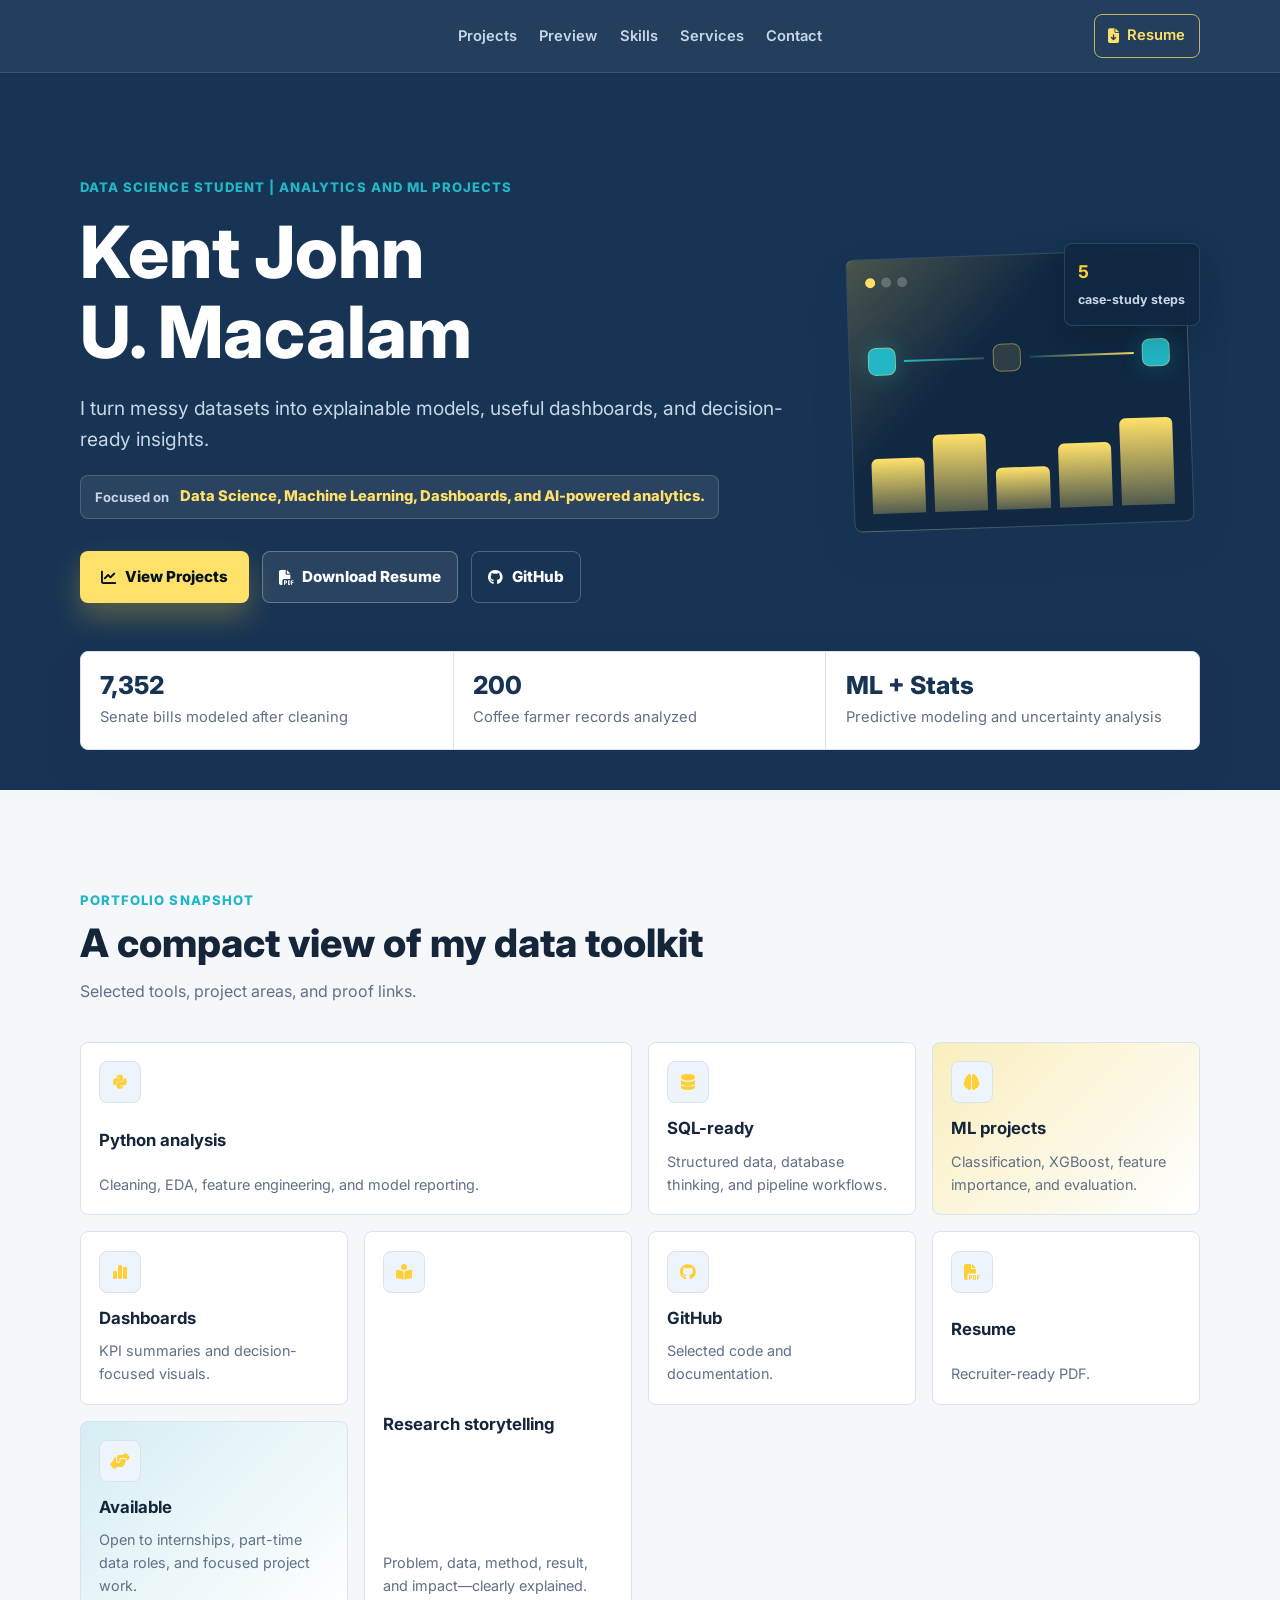
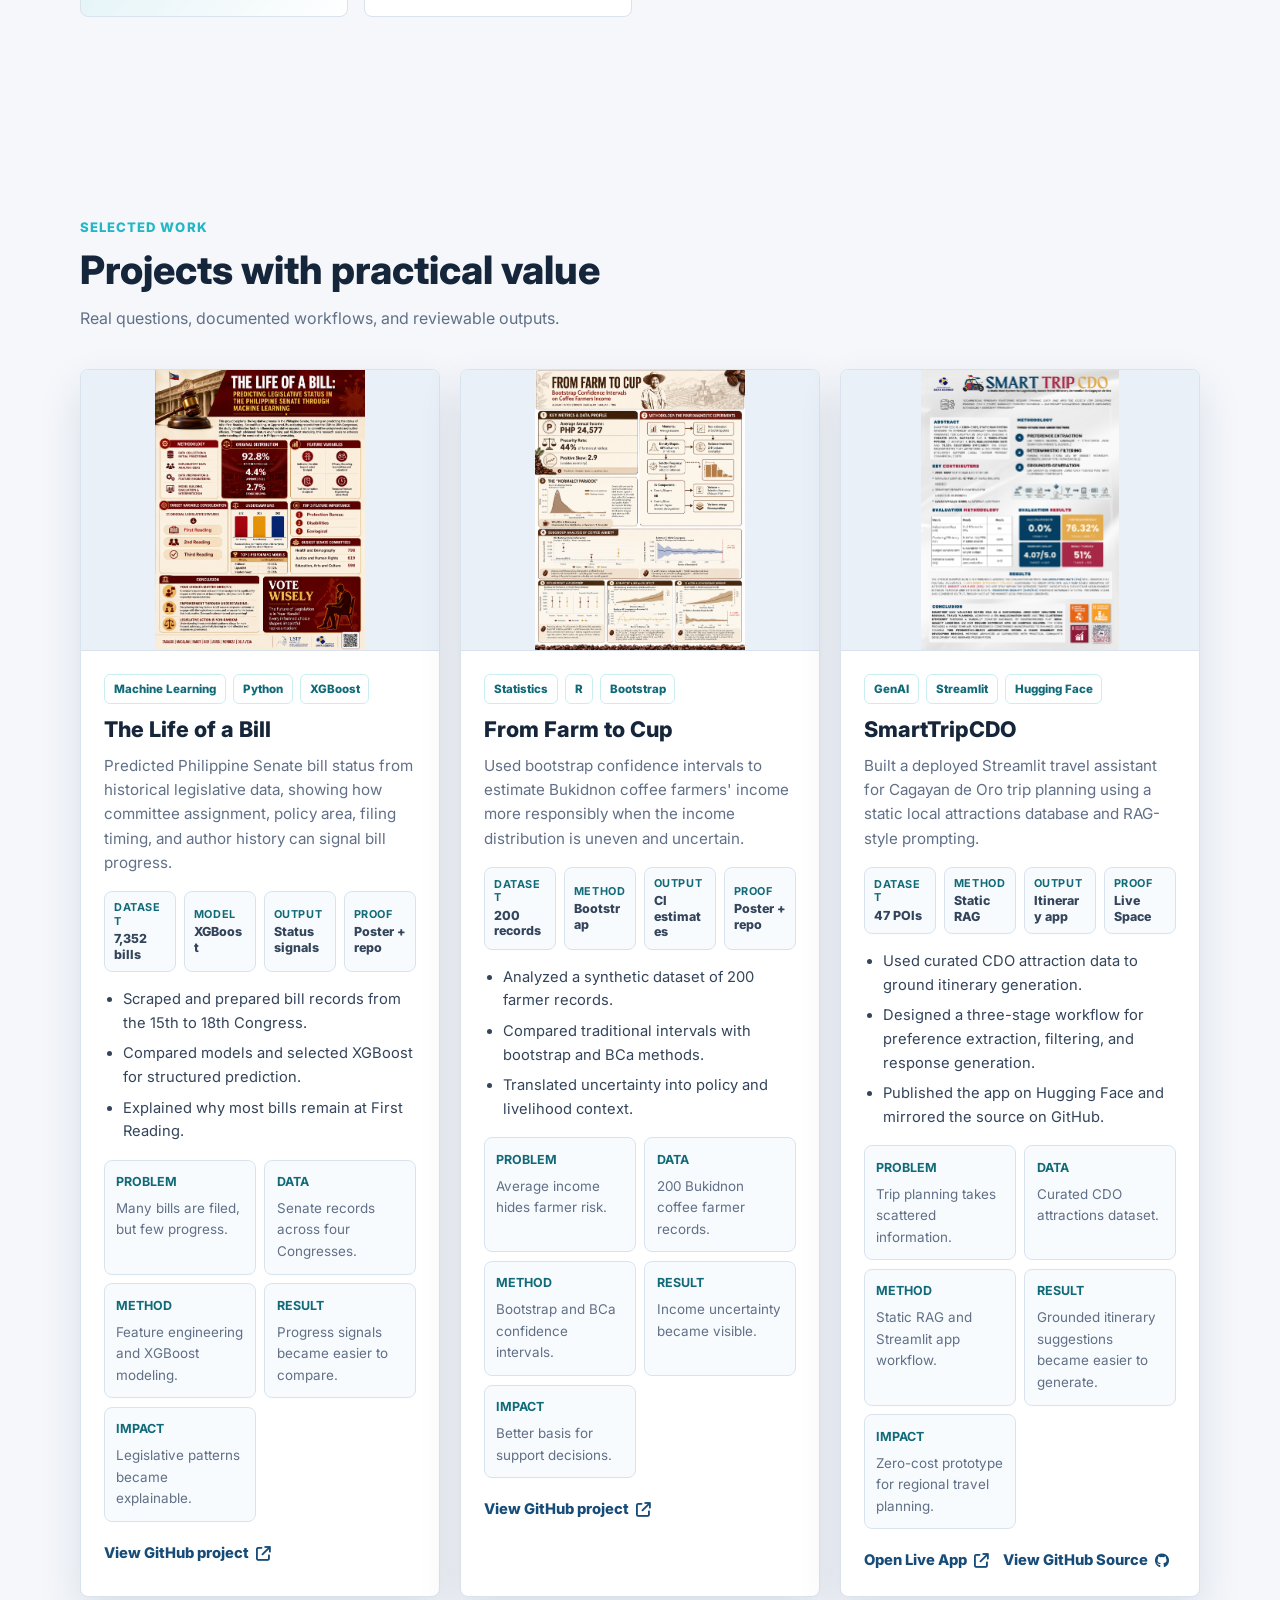
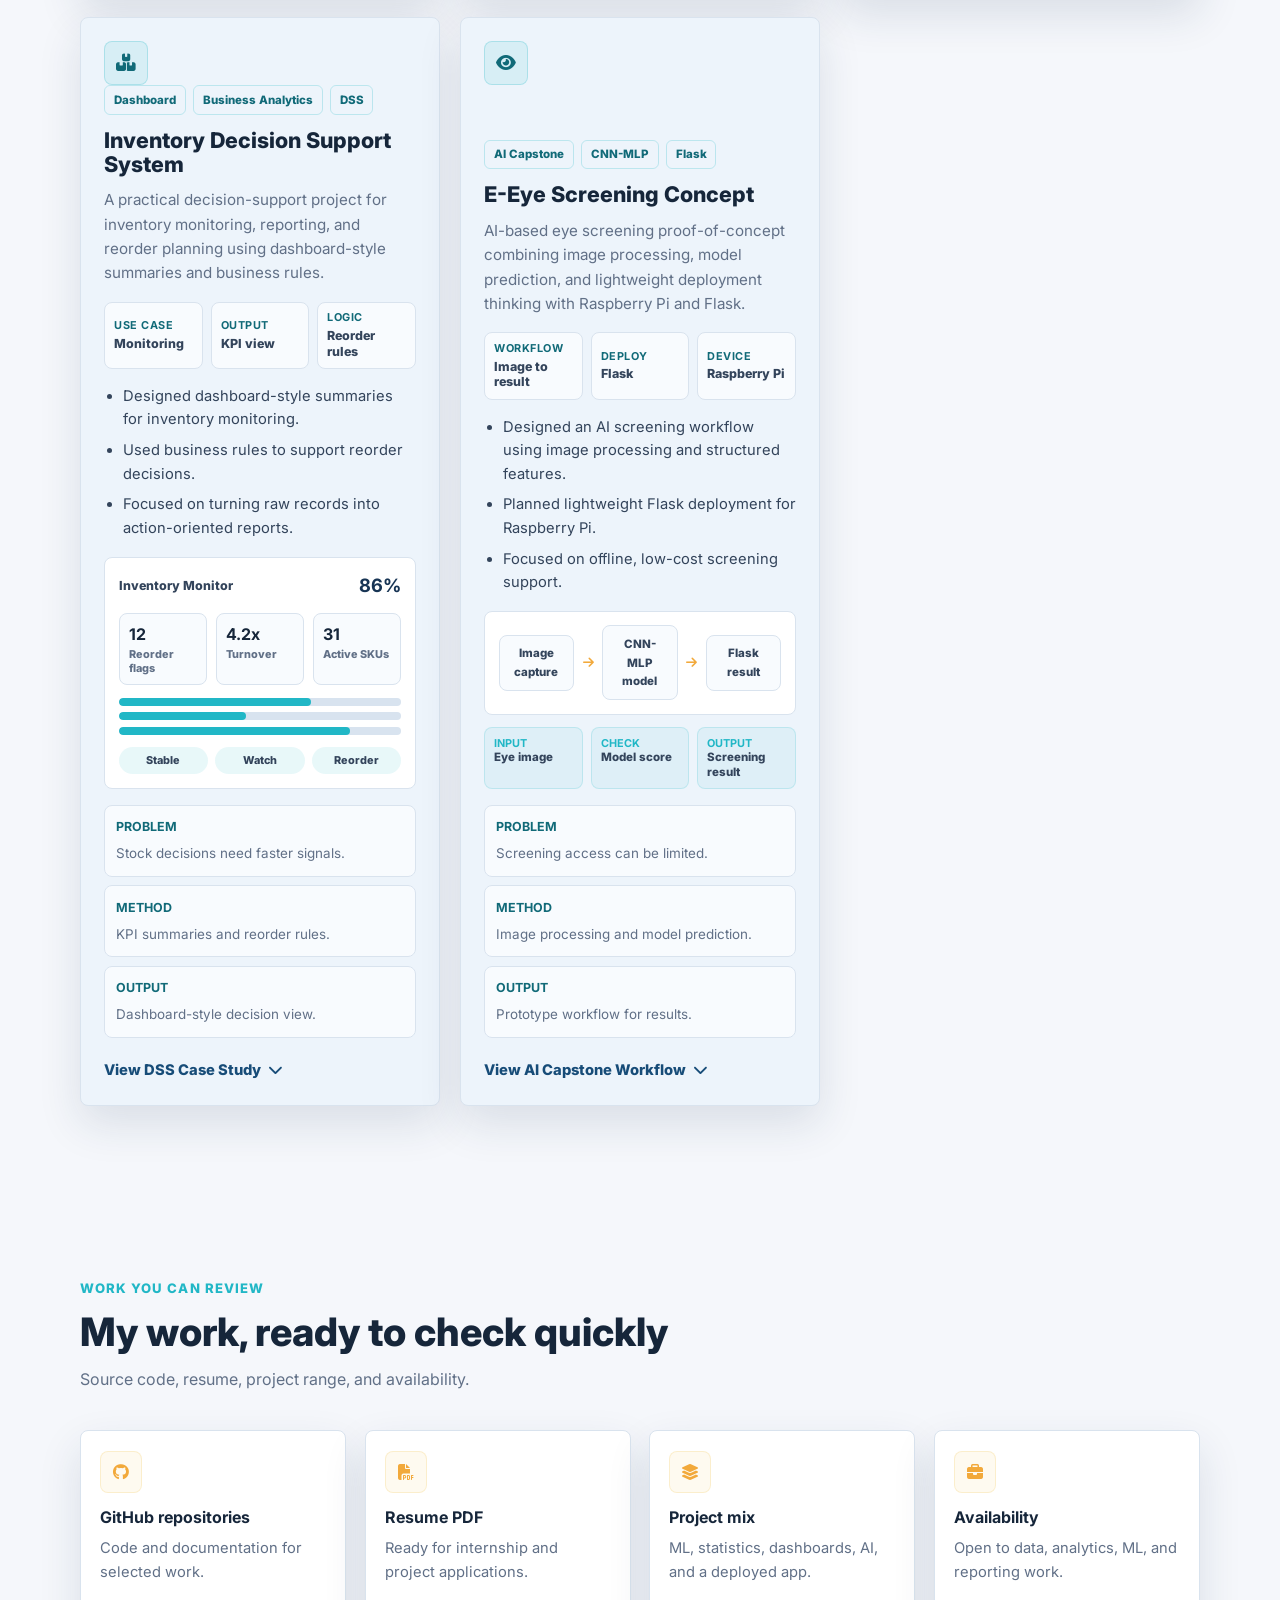
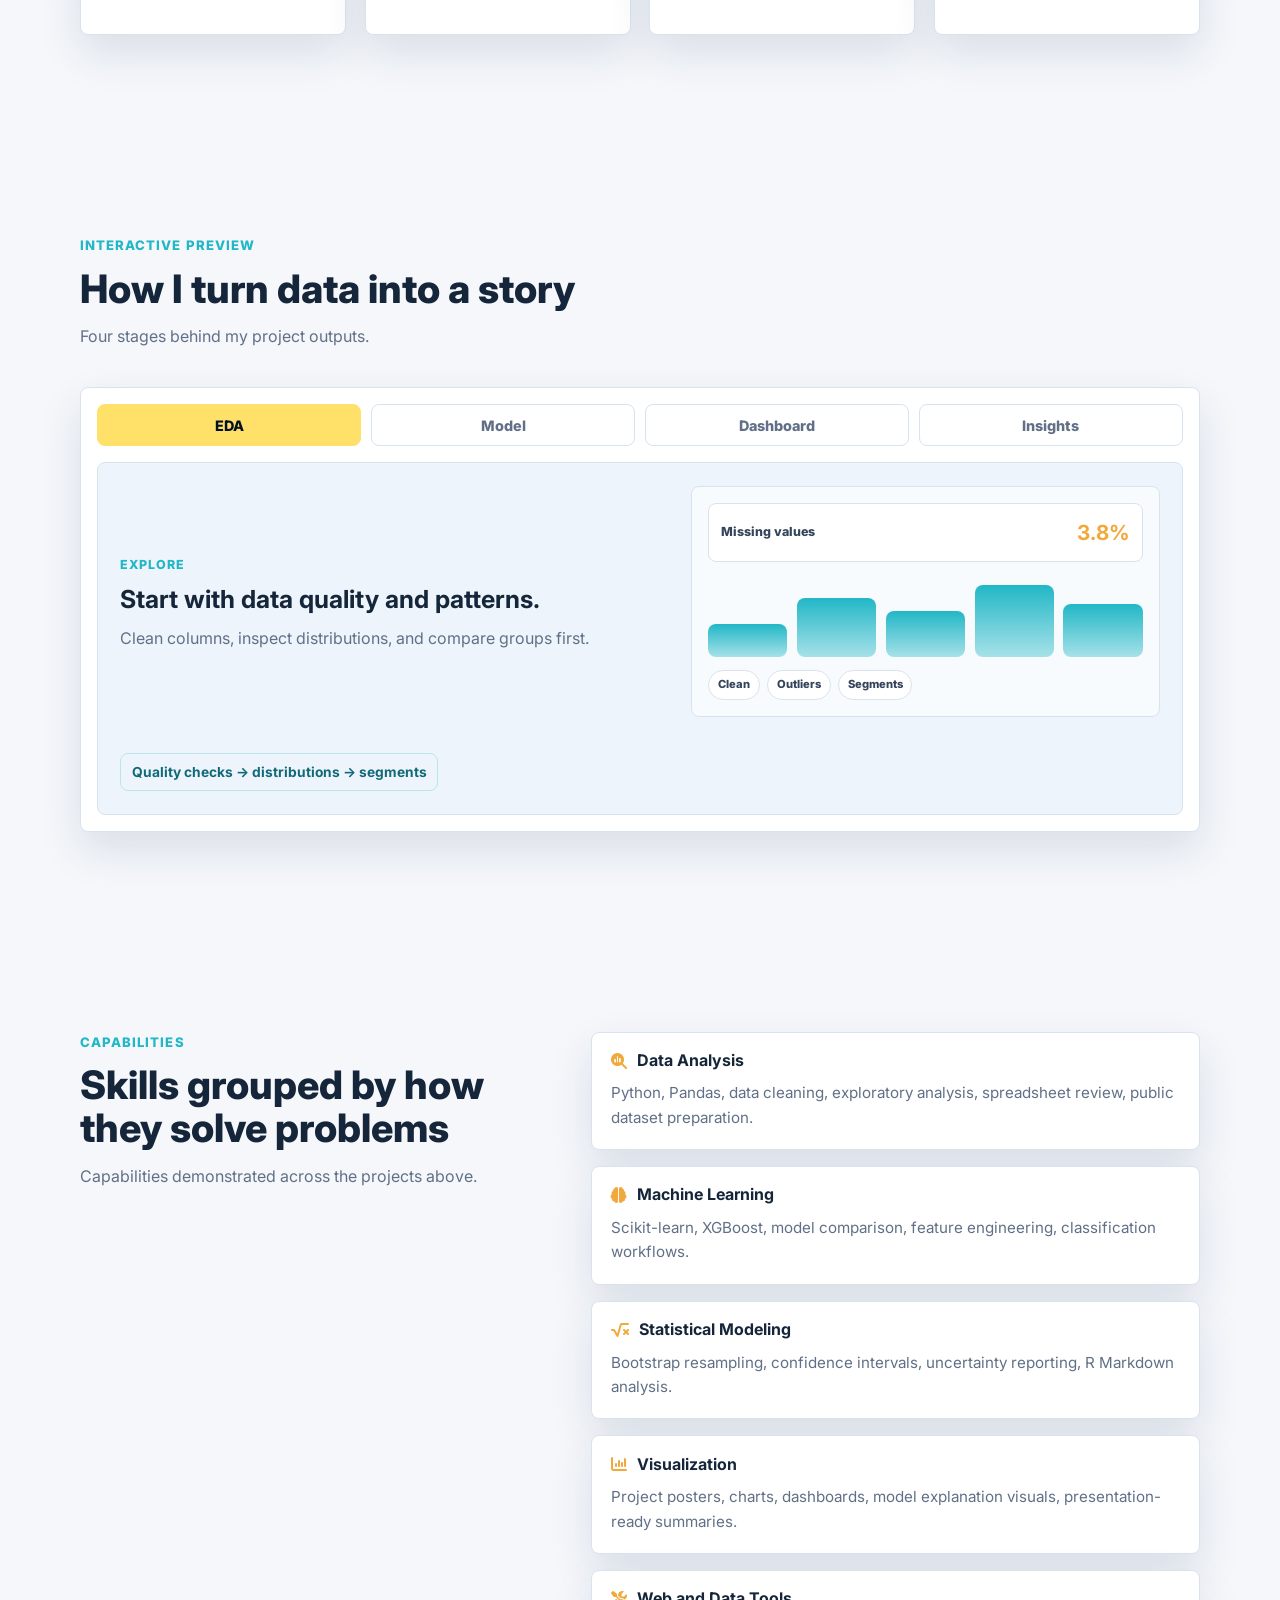
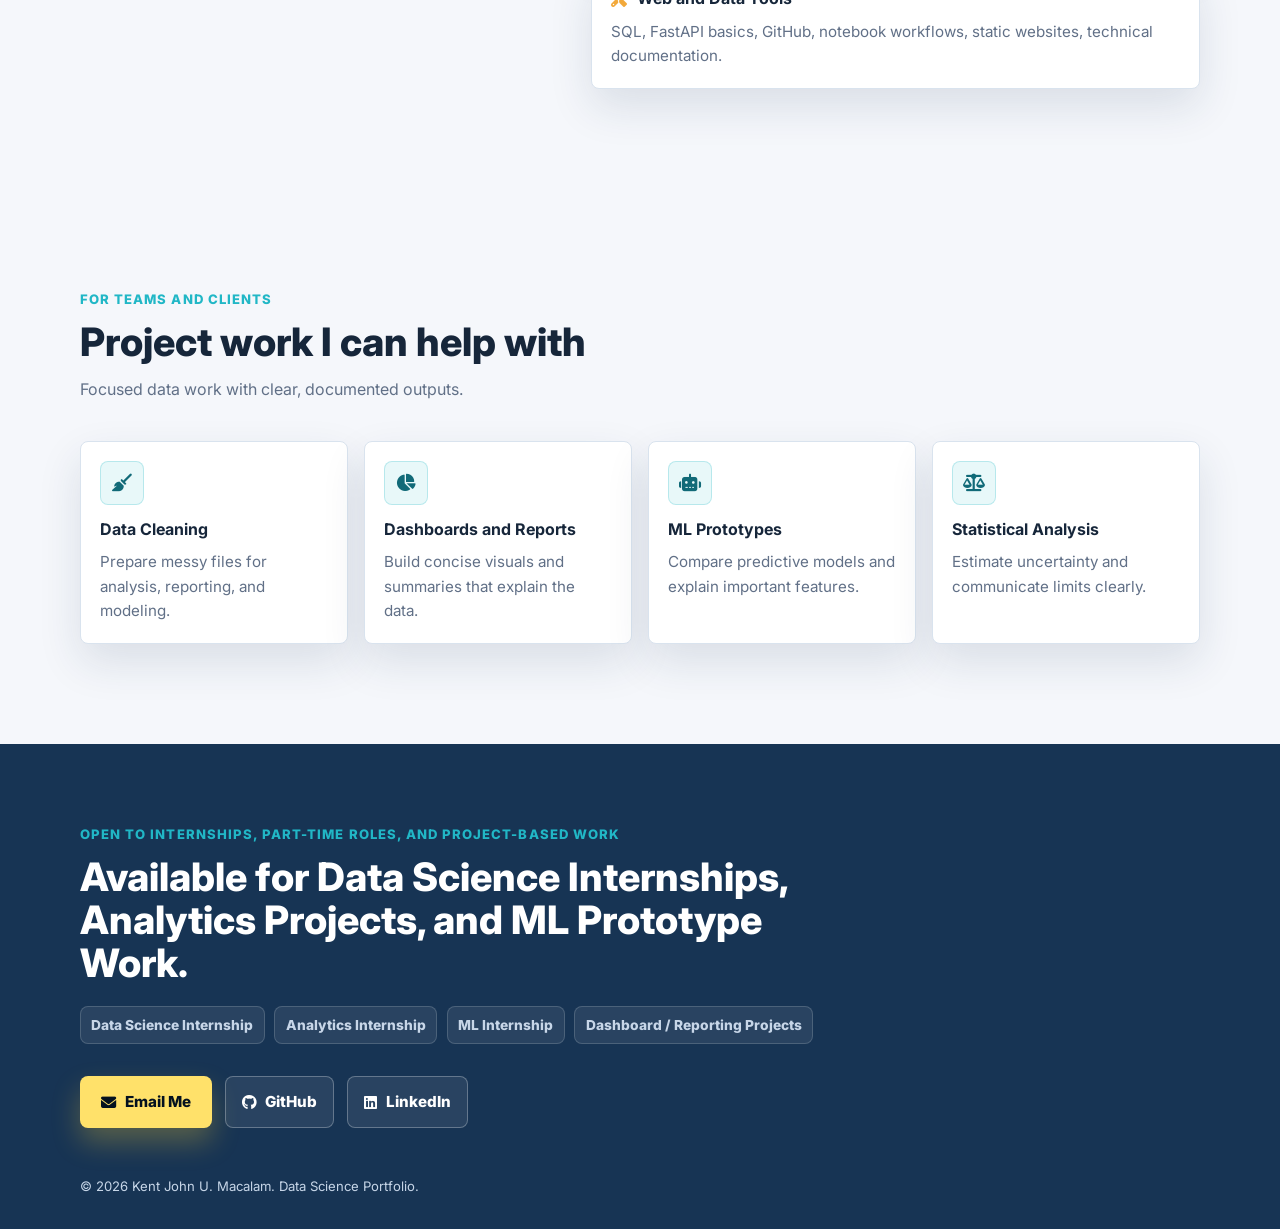
<file: index.html>
<!DOCTYPE html>
<html lang="en">
<head>
    <meta charset="UTF-8">
    <meta name="viewport" content="width=device-width, initial-scale=1.0">
    <title>Kent John U. Macalam | Data Science Portfolio</title>
    <meta name="description" content="Kent John U. Macalam's data science portfolio featuring machine learning, analytics, dashboards, statistics, and AI projects.">
    <link rel="canonical" href="https://kent-macalam-portfolio.onrender.com/">
    <link rel="icon" type="image/svg+xml" href="assets/favicon.svg">

    <meta property="og:title" content="Kent John U. Macalam | Data Science Portfolio">
    <meta property="og:description" content="Machine learning, analytics, dashboard, statistics, and AI projects with clear evidence and case studies.">
    <meta property="og:type" content="website">
    <meta property="og:url" content="https://kent-macalam-portfolio.onrender.com/">
    <meta property="og:image" content="https://kent-macalam-portfolio.onrender.com/assets/projects/legislative-ml-pubmat.png">
    <meta name="twitter:card" content="summary_large_image">
    <meta name="twitter:title" content="Kent John U. Macalam | Data Science Portfolio">
    <meta name="twitter:description" content="Machine learning, analytics, dashboard, statistics, and AI projects with clear evidence and case studies.">
    <meta name="twitter:image" content="https://kent-macalam-portfolio.onrender.com/assets/projects/legislative-ml-pubmat.png">

    <link rel="preconnect" href="https://fonts.googleapis.com">
    <link rel="preconnect" href="https://fonts.gstatic.com" crossorigin>
    <link href="https://fonts.googleapis.com/css2?family=Inter:wght@400;500;600;700;800&display=swap" rel="stylesheet">
    <link rel="stylesheet" href="https://cdnjs.cloudflare.com/ajax/libs/font-awesome/6.4.0/css/all.min.css">
    <link rel="stylesheet" href="style.css">
</head>
<body>
    <header class="site-header">
        <nav class="nav-shell" aria-label="Primary navigation">
            <ul class="nav-links">
                <li><a href="#projects">Projects</a></li>
                <li class="nav-optional"><a href="#preview">Preview</a></li>
                <li class="nav-optional"><a href="#skills">Skills</a></li>
                <li class="nav-optional"><a href="#services">Services</a></li>
                <li><a href="#contact">Contact</a></li>
            </ul>
            <a class="nav-action" href="assets/documents/Kent_John_Macalam_RESUME.pdf" download="Kent_John_Macalam_RESUME.pdf">
                <i class="fa-solid fa-file-arrow-down" aria-hidden="true"></i>
                Resume
            </a>
        </nav>
    </header>

    <main>
        <section id="hero" class="hero-section">
            <div class="hero-layout">
                <div class="hero-content">
                    <p class="eyebrow">Data Science Student | Analytics and ML Projects</p>
                    <h1>Kent John U. Macalam</h1>
                    <p class="hero-copy">
                        I turn messy datasets into explainable models, useful dashboards, and decision-ready insights.
                    </p>
                    <div class="keyword-rail" aria-label="Portfolio focus areas">
                        <span class="keyword-label">Focused on</span>
                        <span class="keyword-text">Data Science, Machine Learning, Dashboards, and AI-powered analytics.</span>
                    </div>
                    <div class="hero-actions" aria-label="Primary actions">
                        <a class="button primary" href="#projects">
                            <i class="fa-solid fa-chart-line" aria-hidden="true"></i>
                            View Projects
                        </a>
                        <a class="button secondary" href="assets/documents/Kent_John_Macalam_RESUME.pdf" download="Kent_John_Macalam_RESUME.pdf">
                            <i class="fa-solid fa-file-pdf" aria-hidden="true"></i>
                            Download Resume
                        </a>
                        <a class="button ghost" href="https://github.com/Kent0625" target="_blank" rel="noopener">
                            <i class="fa-brands fa-github" aria-hidden="true"></i>
                            GitHub
                        </a>
                    </div>
                </div>

                <div class="hero-visual" aria-label="Data workflow visual">
                    <div class="signal-panel">
                        <div class="signal-header">
                            <span></span>
                            <span></span>
                            <span></span>
                        </div>
                        <div class="signal-grid">
                            <span class="signal-node active"></span>
                            <span class="signal-line"></span>
                            <span class="signal-node"></span>
                            <span class="signal-line long"></span>
                            <span class="signal-node active"></span>
                        </div>
                        <div class="mini-bars" aria-hidden="true">
                            <span style="--height: 58%"></span>
                            <span style="--height: 82%"></span>
                            <span style="--height: 44%"></span>
                            <span style="--height: 68%"></span>
                            <span style="--height: 92%"></span>
                        </div>
                    </div>
                    <div class="metric-chip primary-chip">
                        <strong>5</strong>
                        <span>case-study steps</span>
                    </div>
                </div>
            </div>

            <div class="proof-strip" aria-label="Portfolio highlights">
                <div>
                    <span>7,352</span>
                    <p>Senate bills modeled after cleaning</p>
                </div>
                <div>
                    <span>200</span>
                    <p>Coffee farmer records analyzed</p>
                </div>
                <div>
                    <span>ML + Stats</span>
                    <p>Predictive modeling and uncertainty analysis</p>
                </div>
            </div>
        </section>

        <section class="section-block bento-section" aria-labelledby="snapshot-title">
            <div class="section-heading">
                <p class="eyebrow">Portfolio snapshot</p>
                <h2 id="snapshot-title">A compact view of my data toolkit</h2>
                <p>
                    Selected tools, project areas, and proof links.
                </p>
            </div>

            <div class="bento-grid">
                <article class="bento-card large">
                    <i class="fa-brands fa-python" aria-hidden="true"></i>
                    <h3>Python analysis</h3>
                    <p>Cleaning, EDA, feature engineering, and model reporting.</p>
                </article>
                <article class="bento-card">
                    <i class="fa-solid fa-database" aria-hidden="true"></i>
                    <h3>SQL-ready</h3>
                    <p>Structured data, database thinking, and pipeline workflows.</p>
                </article>
                <article class="bento-card accent">
                    <i class="fa-solid fa-brain" aria-hidden="true"></i>
                    <h3>ML projects</h3>
                    <p>Classification, XGBoost, feature importance, and evaluation.</p>
                </article>
                <article class="bento-card">
                    <i class="fa-solid fa-chart-simple" aria-hidden="true"></i>
                    <h3>Dashboards</h3>
                    <p>KPI summaries and decision-focused visuals.</p>
                </article>
                <article class="bento-card tall">
                    <i class="fa-solid fa-book-open-reader" aria-hidden="true"></i>
                    <h3>Research storytelling</h3>
                    <p>Problem, data, method, result, and impact—clearly explained.</p>
                </article>
                <a class="bento-card link-card" href="https://github.com/Kent0625" target="_blank" rel="noopener">
                    <i class="fa-brands fa-github" aria-hidden="true"></i>
                    <h3>GitHub</h3>
                    <p>Selected code and documentation.</p>
                </a>
                <a class="bento-card link-card" href="assets/documents/Kent_John_Macalam_RESUME.pdf" download="Kent_John_Macalam_RESUME.pdf">
                    <i class="fa-solid fa-file-pdf" aria-hidden="true"></i>
                    <h3>Resume</h3>
                    <p>Recruiter-ready PDF.</p>
                </a>
                <article class="bento-card accent-alt">
                    <i class="fa-solid fa-handshake-angle" aria-hidden="true"></i>
                    <h3>Available</h3>
                    <p>Open to internships, part-time data roles, and focused project work.</p>
                </article>
            </div>
        </section>

        <section id="projects" class="section-block">
            <div class="section-heading">
                <p class="eyebrow">Selected work</p>
                <h2>Projects with practical value</h2>
                <p>
                    Real questions, documented workflows, and reviewable outputs.
                </p>
            </div>

            <div class="project-grid">
                <article class="project-card featured" data-detail-href="projects/life-of-a-bill.html" role="link" tabindex="0" aria-label="Open The Life of a Bill case study">
                    <a class="project-image" href="projects/life-of-a-bill.html" aria-label="Open The Life of a Bill case study">
                        <img src="assets/projects/legislative-ml-pubmat.png" alt="Publication material for The Life of a Bill machine learning project">
                    </a>
                    <div class="project-body">
                        <div class="project-meta">
                            <span>Machine Learning</span>
                            <span>Python</span>
                            <span>XGBoost</span>
                        </div>
                        <h3><a class="project-title-link" href="projects/life-of-a-bill.html">The Life of a Bill</a></h3>
                        <p>
                            Predicted Philippine Senate bill status from historical legislative data, showing how committee assignment, policy area, filing timing, and author history can signal bill progress.
                        </p>
                        <div class="project-facts" aria-label="The Life of a Bill proof points">
                            <span><strong>Dataset</strong>7,352 bills</span>
                            <span><strong>Model</strong>XGBoost</span>
                            <span><strong>Output</strong>Status signals</span>
                            <span><strong>Proof</strong>Poster + repo</span>
                        </div>
                        <ul class="result-list">
                            <li>Scraped and prepared bill records from the 15th to 18th Congress.</li>
                            <li>Compared models and selected XGBoost for structured prediction.</li>
                            <li>Explained why most bills remain at First Reading.</li>
                        </ul>
                        <div class="story-steps" aria-label="The Life of a Bill project story">
                            <span><strong>Problem</strong> Many bills are filed, but few progress.</span>
                            <span><strong>Data</strong> Senate records across four Congresses.</span>
                            <span><strong>Method</strong> Feature engineering and XGBoost modeling.</span>
                            <span><strong>Result</strong> Progress signals became easier to compare.</span>
                            <span><strong>Impact</strong> Legislative patterns became explainable.</span>
                        </div>
                        <a class="text-link" href="https://github.com/Kent0625/ML_FINAL_PROJECT" target="_blank" rel="noopener">
                            View GitHub project
                            <i class="fa-solid fa-arrow-up-right-from-square" aria-hidden="true"></i>
                        </a>
                    </div>
                </article>

                <article class="project-card featured" data-detail-href="projects/from-farm-to-cup.html" role="link" tabindex="0" aria-label="Open From Farm to Cup case study">
                    <a class="project-image" href="projects/from-farm-to-cup.html" aria-label="Open From Farm to Cup case study">
                        <img src="assets/projects/coffee-income-poster.png" alt="Poster for From Farm to Cup bootstrap confidence interval project">
                    </a>
                    <div class="project-body">
                        <div class="project-meta">
                            <span>Statistics</span>
                            <span>R</span>
                            <span>Bootstrap</span>
                        </div>
                        <h3><a class="project-title-link" href="projects/from-farm-to-cup.html">From Farm to Cup</a></h3>
                        <p>
                            Used bootstrap confidence intervals to estimate Bukidnon coffee farmers' income more responsibly when the income distribution is uneven and uncertain.
                        </p>
                        <div class="project-facts" aria-label="From Farm to Cup proof points">
                            <span><strong>Dataset</strong>200 records</span>
                            <span><strong>Method</strong>Bootstrap</span>
                            <span><strong>Output</strong>CI estimates</span>
                            <span><strong>Proof</strong>Poster + repo</span>
                        </div>
                        <ul class="result-list">
                            <li>Analyzed a synthetic dataset of 200 farmer records.</li>
                            <li>Compared traditional intervals with bootstrap and BCa methods.</li>
                            <li>Translated uncertainty into policy and livelihood context.</li>
                        </ul>
                        <div class="story-steps" aria-label="From Farm to Cup project story">
                            <span><strong>Problem</strong> Average income hides farmer risk.</span>
                            <span><strong>Data</strong> 200 Bukidnon coffee farmer records.</span>
                            <span><strong>Method</strong> Bootstrap and BCa confidence intervals.</span>
                            <span><strong>Result</strong> Income uncertainty became visible.</span>
                            <span><strong>Impact</strong> Better basis for support decisions.</span>
                        </div>
                        <a class="text-link" href="https://github.com/Kent0625/bootstrap-coffee-farmers-income" target="_blank" rel="noopener">
                            View GitHub project
                            <i class="fa-solid fa-arrow-up-right-from-square" aria-hidden="true"></i>
                        </a>
                    </div>
                </article>

                <article class="project-card featured" data-detail-href="projects/smartrip-cdo.html" role="link" tabindex="0" aria-label="Open SmartTripCDO case study">
                    <a class="project-image" href="projects/smartrip-cdo.html" aria-label="Open SmartTripCDO case study">
                        <img src="GEN_AI/FINAL%20Research%20Poster%20.png" alt="Research poster for SmartTripCDO static RAG travel itinerary system">
                    </a>
                    <div class="project-body">
                        <div class="project-meta">
                            <span>GenAI</span>
                            <span>Streamlit</span>
                            <span>Hugging Face</span>
                        </div>
                        <h3><a class="project-title-link" href="projects/smartrip-cdo.html">SmartTripCDO</a></h3>
                        <p>
                            Built a deployed Streamlit travel assistant for Cagayan de Oro trip planning using a static local attractions database and RAG-style prompting.
                        </p>
                        <div class="project-facts" aria-label="SmartTripCDO proof points">
                            <span><strong>Dataset</strong>47 POIs</span>
                            <span><strong>Method</strong>Static RAG</span>
                            <span><strong>Output</strong>Itinerary app</span>
                            <span><strong>Proof</strong>Live Space</span>
                        </div>
                        <ul class="result-list">
                            <li>Used curated CDO attraction data to ground itinerary generation.</li>
                            <li>Designed a three-stage workflow for preference extraction, filtering, and response generation.</li>
                            <li>Published the app on Hugging Face and mirrored the source on GitHub.</li>
                        </ul>
                        <div class="story-steps" aria-label="SmartTripCDO project story">
                            <span><strong>Problem</strong> Trip planning takes scattered information.</span>
                            <span><strong>Data</strong> Curated CDO attractions dataset.</span>
                            <span><strong>Method</strong> Static RAG and Streamlit app workflow.</span>
                            <span><strong>Result</strong> Grounded itinerary suggestions became easier to generate.</span>
                            <span><strong>Impact</strong> Zero-cost prototype for regional travel planning.</span>
                        </div>
                        <div class="project-actions">
                            <a class="text-link" href="https://kent0625-smartrip-cdo.hf.space" target="_blank" rel="noopener">
                                Open Live App
                                <i class="fa-solid fa-arrow-up-right-from-square" aria-hidden="true"></i>
                            </a>
                            <a class="text-link" href="https://github.com/Kent0625/smartrip_cdo" target="_blank" rel="noopener">
                                View GitHub Source
                                <i class="fa-brands fa-github" aria-hidden="true"></i>
                            </a>
                        </div>
                    </div>
                </article>

                <article class="project-card compact">
                    <div class="project-icon">
                        <i class="fa-solid fa-boxes-stacked" aria-hidden="true"></i>
                    </div>
                    <div class="project-body">
                        <div class="project-meta">
                            <span>Dashboard</span>
                            <span>Business Analytics</span>
                            <span>DSS</span>
                        </div>
                        <h3>Inventory Decision Support System</h3>
                        <p>
                            A practical decision-support project for inventory monitoring, reporting, and reorder planning using dashboard-style summaries and business rules.
                        </p>
                        <div class="project-facts" aria-label="Inventory DSS proof points">
                            <span><strong>Use case</strong>Monitoring</span>
                            <span><strong>Output</strong>KPI view</span>
                            <span><strong>Logic</strong>Reorder rules</span>
                        </div>
                        <ul class="result-list">
                            <li>Designed dashboard-style summaries for inventory monitoring.</li>
                            <li>Used business rules to support reorder decisions.</li>
                            <li>Focused on turning raw records into action-oriented reports.</li>
                        </ul>
                        <div class="project-proof inventory-proof" aria-label="Inventory dashboard proof visual">
                            <div class="proof-toolbar">
                                <span>Inventory Monitor</span>
                                <strong>86%</strong>
                            </div>
                            <div class="proof-kpis">
                                <span><strong>12</strong><small>Reorder flags</small></span>
                                <span><strong>4.2x</strong><small>Turnover</small></span>
                                <span><strong>31</strong><small>Active SKUs</small></span>
                            </div>
                            <div class="proof-bars" aria-hidden="true">
                                <span style="--width: 68%"></span>
                                <span style="--width: 45%"></span>
                                <span style="--width: 82%"></span>
                            </div>
                            <div class="proof-status" aria-hidden="true">
                                <span>Stable</span>
                                <span>Watch</span>
                                <span>Reorder</span>
                            </div>
                        </div>
                        <div class="story-steps compact-story" aria-label="Inventory DSS project story">
                            <span><strong>Problem</strong> Stock decisions need faster signals.</span>
                            <span><strong>Method</strong> KPI summaries and reorder rules.</span>
                            <span><strong>Output</strong> Dashboard-style decision view.</span>
                        </div>
                        <details class="project-details">
                            <summary>
                                View DSS Case Study
                                <i class="fa-solid fa-chevron-down" aria-hidden="true"></i>
                            </summary>
                            <p>
                                Built as a business analytics concept for monitoring inventory status, surfacing reorder needs, and turning routine records into decision support.
                            </p>
                        </details>
                    </div>
                </article>

                <article class="project-card compact">
                    <div class="project-icon">
                        <i class="fa-solid fa-eye" aria-hidden="true"></i>
                    </div>
                    <div class="project-body">
                        <div class="project-meta">
                            <span>AI Capstone</span>
                            <span>CNN-MLP</span>
                            <span>Flask</span>
                        </div>
                        <h3>E-Eye Screening Concept</h3>
                        <p>
                            AI-based eye screening proof-of-concept combining image processing, model prediction, and lightweight deployment thinking with Raspberry Pi and Flask.
                        </p>
                        <div class="project-facts" aria-label="E-Eye proof points">
                            <span><strong>Workflow</strong>Image to result</span>
                            <span><strong>Deploy</strong>Flask</span>
                            <span><strong>Device</strong>Raspberry Pi</span>
                        </div>
                        <ul class="result-list">
                            <li>Designed an AI screening workflow using image processing and structured features.</li>
                            <li>Planned lightweight Flask deployment for Raspberry Pi.</li>
                            <li>Focused on offline, low-cost screening support.</li>
                        </ul>
                        <div class="project-proof architecture-proof" aria-label="E-Eye system architecture proof visual">
                            <span>Image capture</span>
                            <i class="fa-solid fa-arrow-right" aria-hidden="true"></i>
                            <span>CNN-MLP model</span>
                            <i class="fa-solid fa-arrow-right" aria-hidden="true"></i>
                            <span>Flask result</span>
                        </div>
                        <div class="prototype-proof" aria-label="E-Eye prototype proof visual">
                            <span><strong>Input</strong>Eye image</span>
                            <span><strong>Check</strong>Model score</span>
                            <span><strong>Output</strong>Screening result</span>
                        </div>
                        <div class="story-steps compact-story" aria-label="E-Eye project story">
                            <span><strong>Problem</strong> Screening access can be limited.</span>
                            <span><strong>Method</strong> Image processing and model prediction.</span>
                            <span><strong>Output</strong> Prototype workflow for results.</span>
                        </div>
                        <details class="project-details">
                            <summary>
                                View AI Capstone Workflow
                                <i class="fa-solid fa-chevron-down" aria-hidden="true"></i>
                            </summary>
                            <p>
                                The concept connects image capture, preprocessing, model inference, and a lightweight Flask interface for explaining screening output.
                            </p>
                        </details>
                    </div>
                </article>

            </div>
        </section>

        <section id="proof" class="section-block proof-work-section" aria-labelledby="proof-title">
            <div class="section-heading">
                <p class="eyebrow">Work you can review</p>
                <h2 id="proof-title">My work, ready to check quickly</h2>
                <p>
                    Source code, resume, project range, and availability.
                </p>
            </div>

            <div class="proof-work-grid">
                <a class="proof-work-card" href="https://github.com/Kent0625" target="_blank" rel="noopener">
                    <i class="fa-brands fa-github" aria-hidden="true"></i>
                    <h3>GitHub repositories</h3>
                    <p>Code and documentation for selected work.</p>
                </a>
                <a class="proof-work-card" href="assets/documents/Kent_John_Macalam_RESUME.pdf" download="Kent_John_Macalam_RESUME.pdf">
                    <i class="fa-solid fa-file-pdf" aria-hidden="true"></i>
                    <h3>Resume PDF</h3>
                    <p>Ready for internship and project applications.</p>
                </a>
                <article class="proof-work-card">
                    <i class="fa-solid fa-layer-group" aria-hidden="true"></i>
                    <h3>Project mix</h3>
                    <p>ML, statistics, dashboards, AI, and a deployed app.</p>
                </article>
                <article class="proof-work-card">
                    <i class="fa-solid fa-briefcase" aria-hidden="true"></i>
                    <h3>Availability</h3>
                    <p>Open to data, analytics, ML, and reporting work.</p>
                </article>
            </div>
        </section>

        <section id="preview" class="section-block preview-section">
            <div class="section-heading">
                <p class="eyebrow">Interactive preview</p>
                <h2>How I turn data into a story</h2>
                <p>
                    Four stages behind my project outputs.
                </p>
            </div>

            <div class="preview-shell">
                <input class="preview-radio" type="radio" name="preview-tab" id="preview-eda" checked>
                <input class="preview-radio" type="radio" name="preview-tab" id="preview-model">
                <input class="preview-radio" type="radio" name="preview-tab" id="preview-dashboard">
                <input class="preview-radio" type="radio" name="preview-tab" id="preview-insights">

                <div class="preview-tabs" role="tablist" aria-label="Data workflow preview tabs">
                    <label for="preview-eda" role="tab">EDA</label>
                    <label for="preview-model" role="tab">Model</label>
                    <label for="preview-dashboard" role="tab">Dashboard</label>
                    <label for="preview-insights" role="tab">Insights</label>
                </div>

                <div class="preview-panels">
                    <article class="preview-panel eda-panel">
                        <div>
                            <span class="preview-kicker">Explore</span>
                            <h3>Start with data quality and patterns.</h3>
                            <p>Clean columns, inspect distributions, and compare groups first.</p>
                        </div>
                        <div class="preview-chart eda-visual" aria-hidden="true">
                            <div class="missing-card">
                                <span>Missing values</span>
                                <strong>3.8%</strong>
                            </div>
                            <div class="mini-histogram">
                                <span style="--height: 40%"></span>
                                <span style="--height: 72%"></span>
                                <span style="--height: 56%"></span>
                                <span style="--height: 88%"></span>
                                <span style="--height: 64%"></span>
                            </div>
                            <div class="data-checks">
                                <span>Clean</span>
                                <span>Outliers</span>
                                <span>Segments</span>
                            </div>
                        </div>
                        <strong class="preview-metric">Quality checks -> distributions -> segments</strong>
                    </article>

                    <article class="preview-panel model-panel">
                        <div>
                            <span class="preview-kicker">Model</span>
                            <h3>Compare models before trusting predictions.</h3>
                            <p>Use validation and feature importance to explain performance.</p>
                        </div>
                        <div class="preview-chart model-visual" aria-hidden="true">
                            <div class="score-row">
                                <span><small>Selected model</small><strong>XGBoost</strong></span>
                                <span class="winner"><small>Holdout macro F1</small><strong>0.51</strong></span>
                                <span><small>Evaluation set</small><strong>Holdout</strong></span>
                            </div>
                            <div class="feature-bars">
                                <span style="--width: 86%"><em>committee</em></span>
                                <span style="--width: 68%"><em>timing</em></span>
                                <span style="--width: 54%"><em>author</em></span>
                            </div>
                        </div>
                        <strong class="preview-metric">Baseline -> comparison -> explanation</strong>
                    </article>

                    <article class="preview-panel dashboard-panel">
                        <div>
                            <span class="preview-kicker">Dashboard</span>
                            <h3>Turn analysis into a useful view.</h3>
                            <p>Summarize KPIs, trends, status groups, and next actions.</p>
                        </div>
                        <div class="preview-chart dashboard-visual" aria-hidden="true">
                            <div class="dashboard-kpis">
                                <span><strong>86%</strong><small>Stock health</small></span>
                                <span><strong>12</strong><small>Flags</small></span>
                            </div>
                            <div class="dashboard-trend">
                                <span style="--height: 42%"></span>
                                <span style="--height: 58%"></span>
                                <span style="--height: 50%"></span>
                                <span style="--height: 76%"></span>
                                <span style="--height: 68%"></span>
                            </div>
                            <div class="status-row">
                                <span>Stable</span>
                                <span>Review</span>
                                <span>Restock</span>
                            </div>
                        </div>
                        <strong class="preview-metric">KPI cards -> trends -> status summary</strong>
                    </article>

                    <article class="preview-panel insights-panel">
                        <div>
                            <span class="preview-kicker">Insights</span>
                            <h3>End with what changed and what to do next.</h3>
                            <p>State the result, limitation, recommendation, and next step.</p>
                        </div>
                        <div class="preview-chart insights-visual" aria-hidden="true">
                            <span><strong>Recommendation</strong> Prioritize high-risk items.</span>
                            <span><strong>Limitation</strong> Validate with newer records.</span>
                            <span><strong>Next step</strong> Turn summary into a dashboard.</span>
                        </div>
                        <strong class="preview-metric">Recommendation -> limitation -> next step</strong>
                    </article>
                </div>
            </div>
        </section>

        <section id="skills" class="section-block split-section">
            <div class="section-heading sticky-heading">
                <p class="eyebrow">Capabilities</p>
                <h2>Skills grouped by how they solve problems</h2>
                <p>
                    Capabilities demonstrated across the projects above.
                </p>
            </div>

            <div class="skills-grid">
                <article class="skill-group">
                    <h3><i class="fa-solid fa-magnifying-glass-chart" aria-hidden="true"></i> Data Analysis</h3>
                    <p>Python, Pandas, data cleaning, exploratory analysis, spreadsheet review, public dataset preparation.</p>
                </article>
                <article class="skill-group">
                    <h3><i class="fa-solid fa-brain" aria-hidden="true"></i> Machine Learning</h3>
                    <p>Scikit-learn, XGBoost, model comparison, feature engineering, classification workflows.</p>
                </article>
                <article class="skill-group">
                    <h3><i class="fa-solid fa-square-root-variable" aria-hidden="true"></i> Statistical Modeling</h3>
                    <p>Bootstrap resampling, confidence intervals, uncertainty reporting, R Markdown analysis.</p>
                </article>
                <article class="skill-group">
                    <h3><i class="fa-solid fa-chart-column" aria-hidden="true"></i> Visualization</h3>
                    <p>Project posters, charts, dashboards, model explanation visuals, presentation-ready summaries.</p>
                </article>
                <article class="skill-group">
                    <h3><i class="fa-solid fa-screwdriver-wrench" aria-hidden="true"></i> Web and Data Tools</h3>
                    <p>SQL, FastAPI basics, GitHub, notebook workflows, static websites, technical documentation.</p>
                </article>
            </div>
        </section>

        <section id="services" class="section-block">
            <div class="section-heading">
                <p class="eyebrow">For teams and clients</p>
                <h2>Project work I can help with</h2>
                <p>
                    Focused data work with clear, documented outputs.
                </p>
            </div>

            <div class="service-grid">
                <article class="service-card">
                    <i class="fa-solid fa-broom" aria-hidden="true"></i>
                    <h3>Data Cleaning</h3>
                    <p>Prepare messy files for analysis, reporting, and modeling.</p>
                </article>
                <article class="service-card">
                    <i class="fa-solid fa-chart-pie" aria-hidden="true"></i>
                    <h3>Dashboards and Reports</h3>
                    <p>Build concise visuals and summaries that explain the data.</p>
                </article>
                <article class="service-card">
                    <i class="fa-solid fa-robot" aria-hidden="true"></i>
                    <h3>ML Prototypes</h3>
                    <p>Compare predictive models and explain important features.</p>
                </article>
                <article class="service-card">
                    <i class="fa-solid fa-scale-balanced" aria-hidden="true"></i>
                    <h3>Statistical Analysis</h3>
                    <p>Estimate uncertainty and communicate limits clearly.</p>
                </article>
            </div>
        </section>
    </main>

    <footer id="contact" class="site-footer">
        <div class="footer-content">
            <p class="eyebrow">Open to internships, part-time roles, and project-based work</p>
            <h2>Available for Data Science Internships, Analytics Projects, and ML Prototype Work.</h2>
            <div class="availability-list" aria-label="Availability">
                <span>Data Science Internship</span>
                <span>Analytics Internship</span>
                <span>ML Internship</span>
                <span>Dashboard / Reporting Projects</span>
            </div>
            <div class="footer-actions">
                <a class="button primary" href="mailto:macalam.kentjohn@gmail.com">
                    <i class="fa-solid fa-envelope" aria-hidden="true"></i>
                    Email Me
                </a>
                <a class="button secondary" href="https://github.com/Kent0625" target="_blank" rel="noopener">
                    <i class="fa-brands fa-github" aria-hidden="true"></i>
                    GitHub
                </a>
                <a class="button secondary" href="https://www.linkedin.com/in/kent-john-macalam-4229a52b3/" target="_blank" rel="noopener">
                    <i class="fa-brands fa-linkedin" aria-hidden="true"></i>
                    LinkedIn
                </a>
            </div>
        </div>
        <p class="copyright">&copy; 2026 Kent John U. Macalam. Data Science Portfolio.</p>
    </footer>
    <script>
        document.querySelectorAll('[data-detail-href]').forEach((card) => {
            const destination = card.dataset.detailHref;

            card.addEventListener('click', (event) => {
                if (event.target.closest('a, button, summary')) {
                    return;
                }

                window.location.href = destination;
            });

            card.addEventListener('keydown', (event) => {
                if ((event.key === 'Enter' || event.key === ' ') && event.target === card) {
                    event.preventDefault();
                    window.location.href = destination;
                }
            });
        });
    </script>
</body>
</html>
</file>
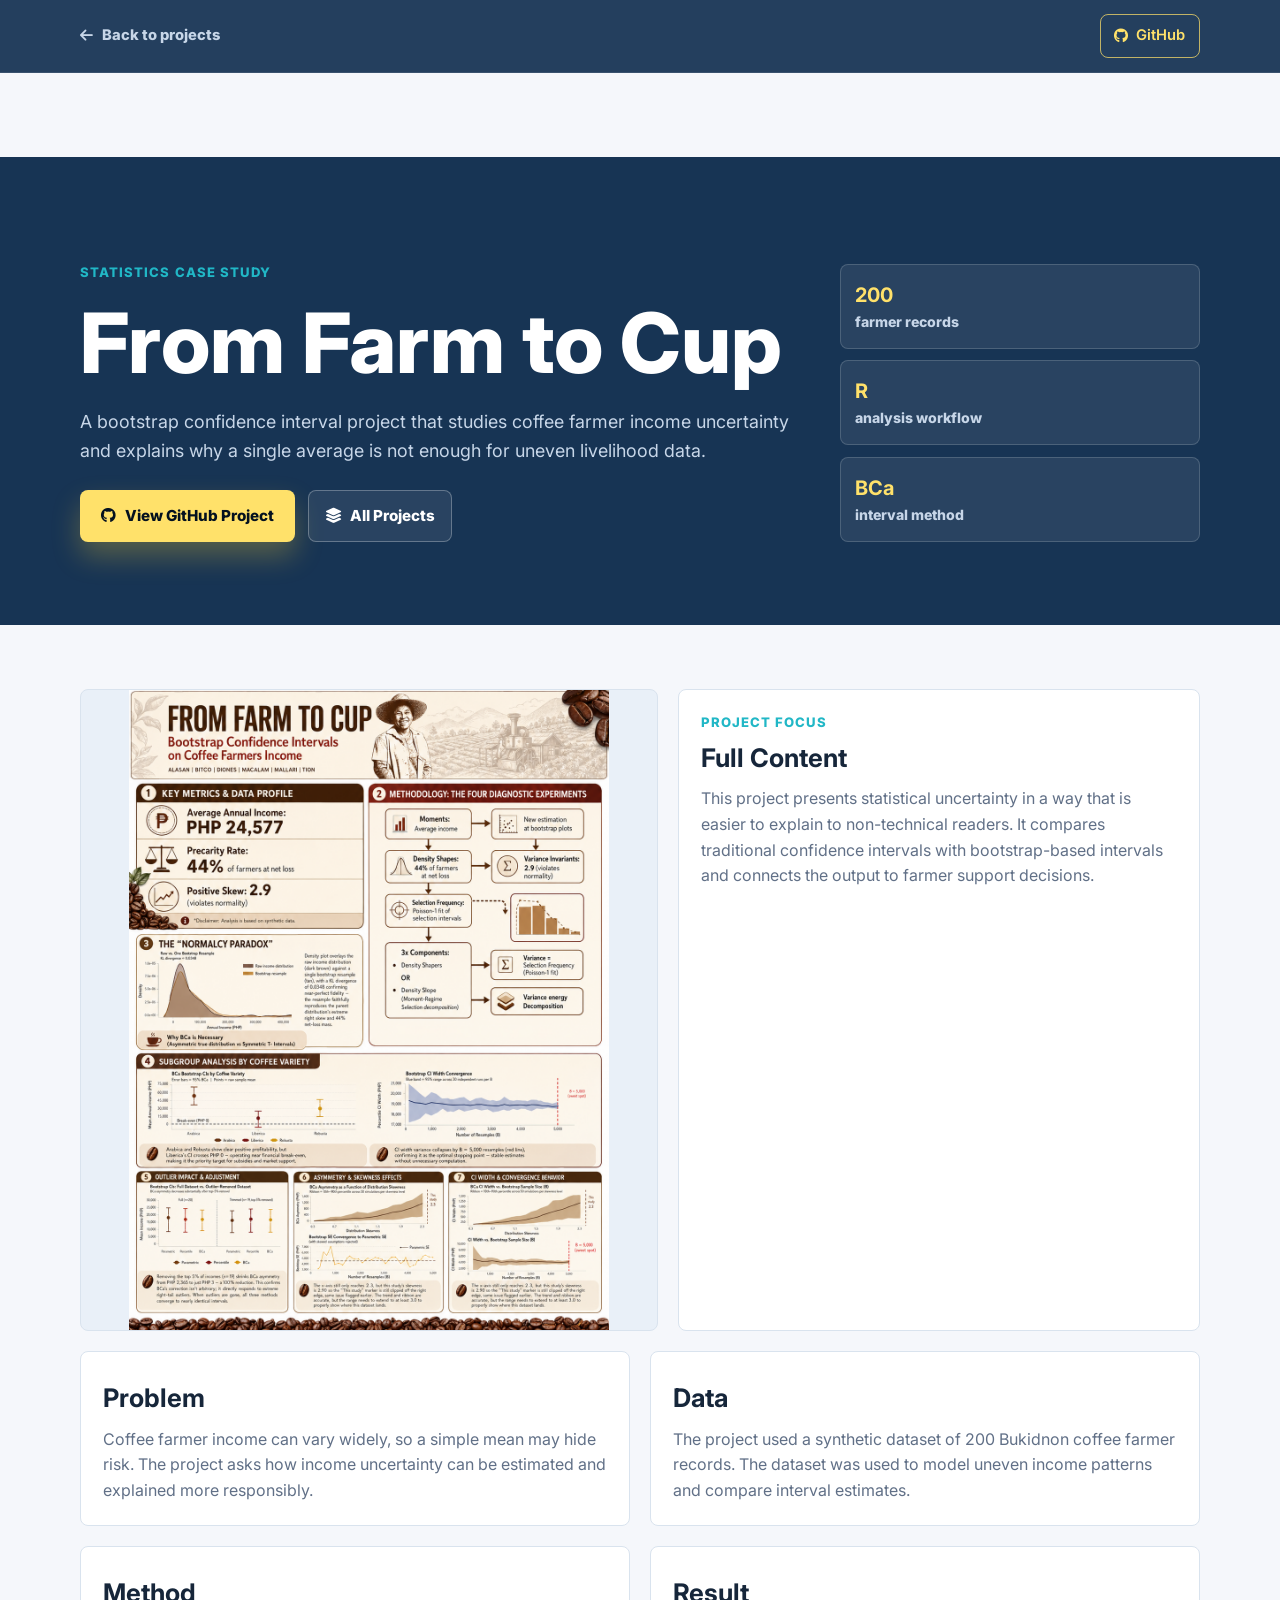
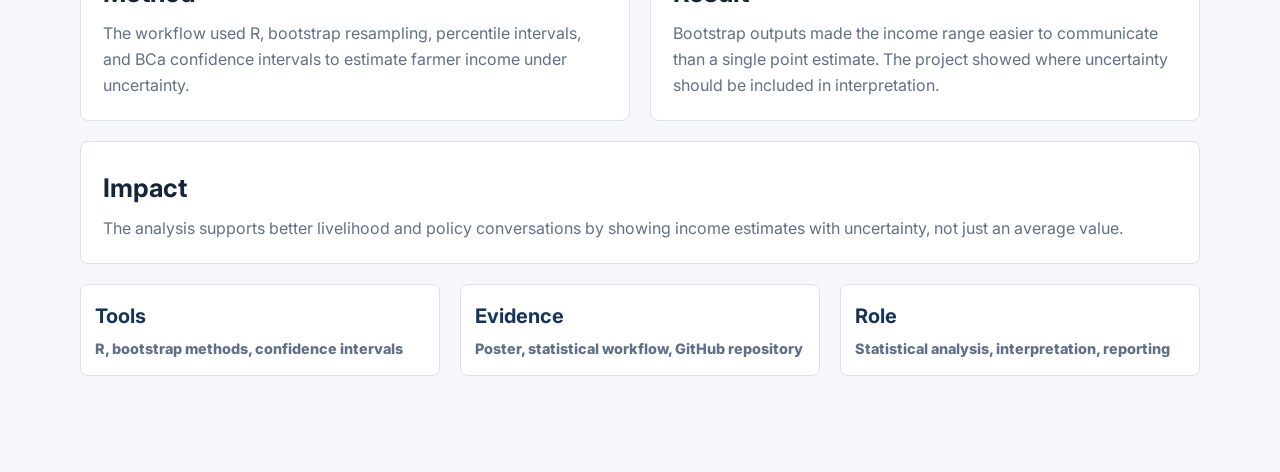
<file: projects/from-farm-to-cup.html>
<!DOCTYPE html>
<html lang="en">
<head>
    <meta charset="UTF-8">
    <meta name="viewport" content="width=device-width, initial-scale=1.0">
    <title>From Farm to Cup | Kent John U. Macalam</title>
    <meta name="description" content="A statistical case study using bootstrap confidence intervals to examine income uncertainty for Bukidnon coffee farmers.">
    <link rel="canonical" href="https://kent-macalam-portfolio.onrender.com/projects/from-farm-to-cup.html">
    <link rel="icon" type="image/svg+xml" href="../assets/favicon.svg">

    <meta property="og:title" content="From Farm to Cup | Statistics Case Study">
    <meta property="og:description" content="Explore bootstrap and BCa confidence intervals used to communicate coffee farmer income uncertainty more responsibly.">
    <meta property="og:type" content="article">
    <meta property="og:url" content="https://kent-macalam-portfolio.onrender.com/projects/from-farm-to-cup.html">
    <meta property="og:image" content="https://kent-macalam-portfolio.onrender.com/assets/projects/coffee-income-poster.png">
    <meta name="twitter:card" content="summary_large_image">
    <meta name="twitter:title" content="From Farm to Cup | Statistics Case Study">
    <meta name="twitter:description" content="Explore bootstrap and BCa confidence intervals used to communicate coffee farmer income uncertainty more responsibly.">
    <meta name="twitter:image" content="https://kent-macalam-portfolio.onrender.com/assets/projects/coffee-income-poster.png">

    <link rel="preconnect" href="https://fonts.googleapis.com">
    <link rel="preconnect" href="https://fonts.gstatic.com" crossorigin>
    <link href="https://fonts.googleapis.com/css2?family=Inter:wght@400;500;600;700;800&display=swap" rel="stylesheet">
    <link rel="stylesheet" href="https://cdnjs.cloudflare.com/ajax/libs/font-awesome/6.4.0/css/all.min.css">
    <link rel="stylesheet" href="../style.css">
</head>
<body class="case-study-page">
    <header class="case-header">
        <nav class="case-nav" aria-label="Case study navigation">
            <a class="case-back" href="../index.html#projects">
                <i class="fa-solid fa-arrow-left" aria-hidden="true"></i>
                Back to projects
            </a>
            <a class="nav-action" href="https://github.com/Kent0625/bootstrap-coffee-farmers-income" target="_blank" rel="noopener">
                <i class="fa-brands fa-github" aria-hidden="true"></i>
                GitHub
            </a>
        </nav>
    </header>

    <main class="case-main">
        <section class="case-hero">
            <div class="case-hero-copy">
                <p class="eyebrow">Statistics Case Study</p>
                <h1>From Farm to Cup</h1>
                <p>
                    A bootstrap confidence interval project that studies coffee farmer income uncertainty and explains why a single average is not enough for uneven livelihood data.
                </p>
                <div class="case-actions">
                    <a class="button primary" href="https://github.com/Kent0625/bootstrap-coffee-farmers-income" target="_blank" rel="noopener">
                        <i class="fa-brands fa-github" aria-hidden="true"></i>
                        View GitHub Project
                    </a>
                    <a class="button secondary" href="../index.html#projects">
                        <i class="fa-solid fa-layer-group" aria-hidden="true"></i>
                        All Projects
                    </a>
                </div>
            </div>
            <div class="case-metrics" aria-label="From Farm to Cup metrics">
                <span><strong>200</strong>farmer records</span>
                <span><strong>R</strong>analysis workflow</span>
                <span><strong>BCa</strong>interval method</span>
            </div>
        </section>

        <section class="case-proof-grid">
            <a class="case-visual" href="https://github.com/Kent0625/bootstrap-coffee-farmers-income" target="_blank" rel="noopener" aria-label="Open From Farm to Cup proof on GitHub">
                <img src="../assets/projects/coffee-income-poster.png" alt="From Farm to Cup bootstrap confidence interval project poster">
            </a>
            <div class="case-summary">
                <p class="eyebrow">Project focus</p>
                <h2>Full Content</h2>
                <p>
                    This project presents statistical uncertainty in a way that is easier to explain to non-technical readers. It compares traditional confidence intervals with bootstrap-based intervals and connects the output to farmer support decisions.
                </p>
            </div>
        </section>

        <section class="case-section-grid" aria-label="From Farm to Cup case study details">
            <article class="case-panel">
                <h2>Problem</h2>
                <p>
                    Coffee farmer income can vary widely, so a simple mean may hide risk. The project asks how income uncertainty can be estimated and explained more responsibly.
                </p>
            </article>
            <article class="case-panel">
                <h2>Data</h2>
                <p>
                    The project used a synthetic dataset of 200 Bukidnon coffee farmer records. The dataset was used to model uneven income patterns and compare interval estimates.
                </p>
            </article>
            <article class="case-panel">
                <h2>Method</h2>
                <p>
                    The workflow used R, bootstrap resampling, percentile intervals, and BCa confidence intervals to estimate farmer income under uncertainty.
                </p>
            </article>
            <article class="case-panel">
                <h2>Result</h2>
                <p>
                    Bootstrap outputs made the income range easier to communicate than a single point estimate. The project showed where uncertainty should be included in interpretation.
                </p>
            </article>
            <article class="case-panel case-panel-wide">
                <h2>Impact</h2>
                <p>
                    The analysis supports better livelihood and policy conversations by showing income estimates with uncertainty, not just an average value.
                </p>
            </article>
        </section>

        <section class="case-evidence" aria-label="From Farm to Cup tools and evidence">
            <div>
                <strong>Tools</strong>
                <span>R, bootstrap methods, confidence intervals</span>
            </div>
            <div>
                <strong>Evidence</strong>
                <span>Poster, statistical workflow, GitHub repository</span>
            </div>
            <div>
                <strong>Role</strong>
                <span>Statistical analysis, interpretation, reporting</span>
            </div>
        </section>
    </main>
</body>
</html>
</file>
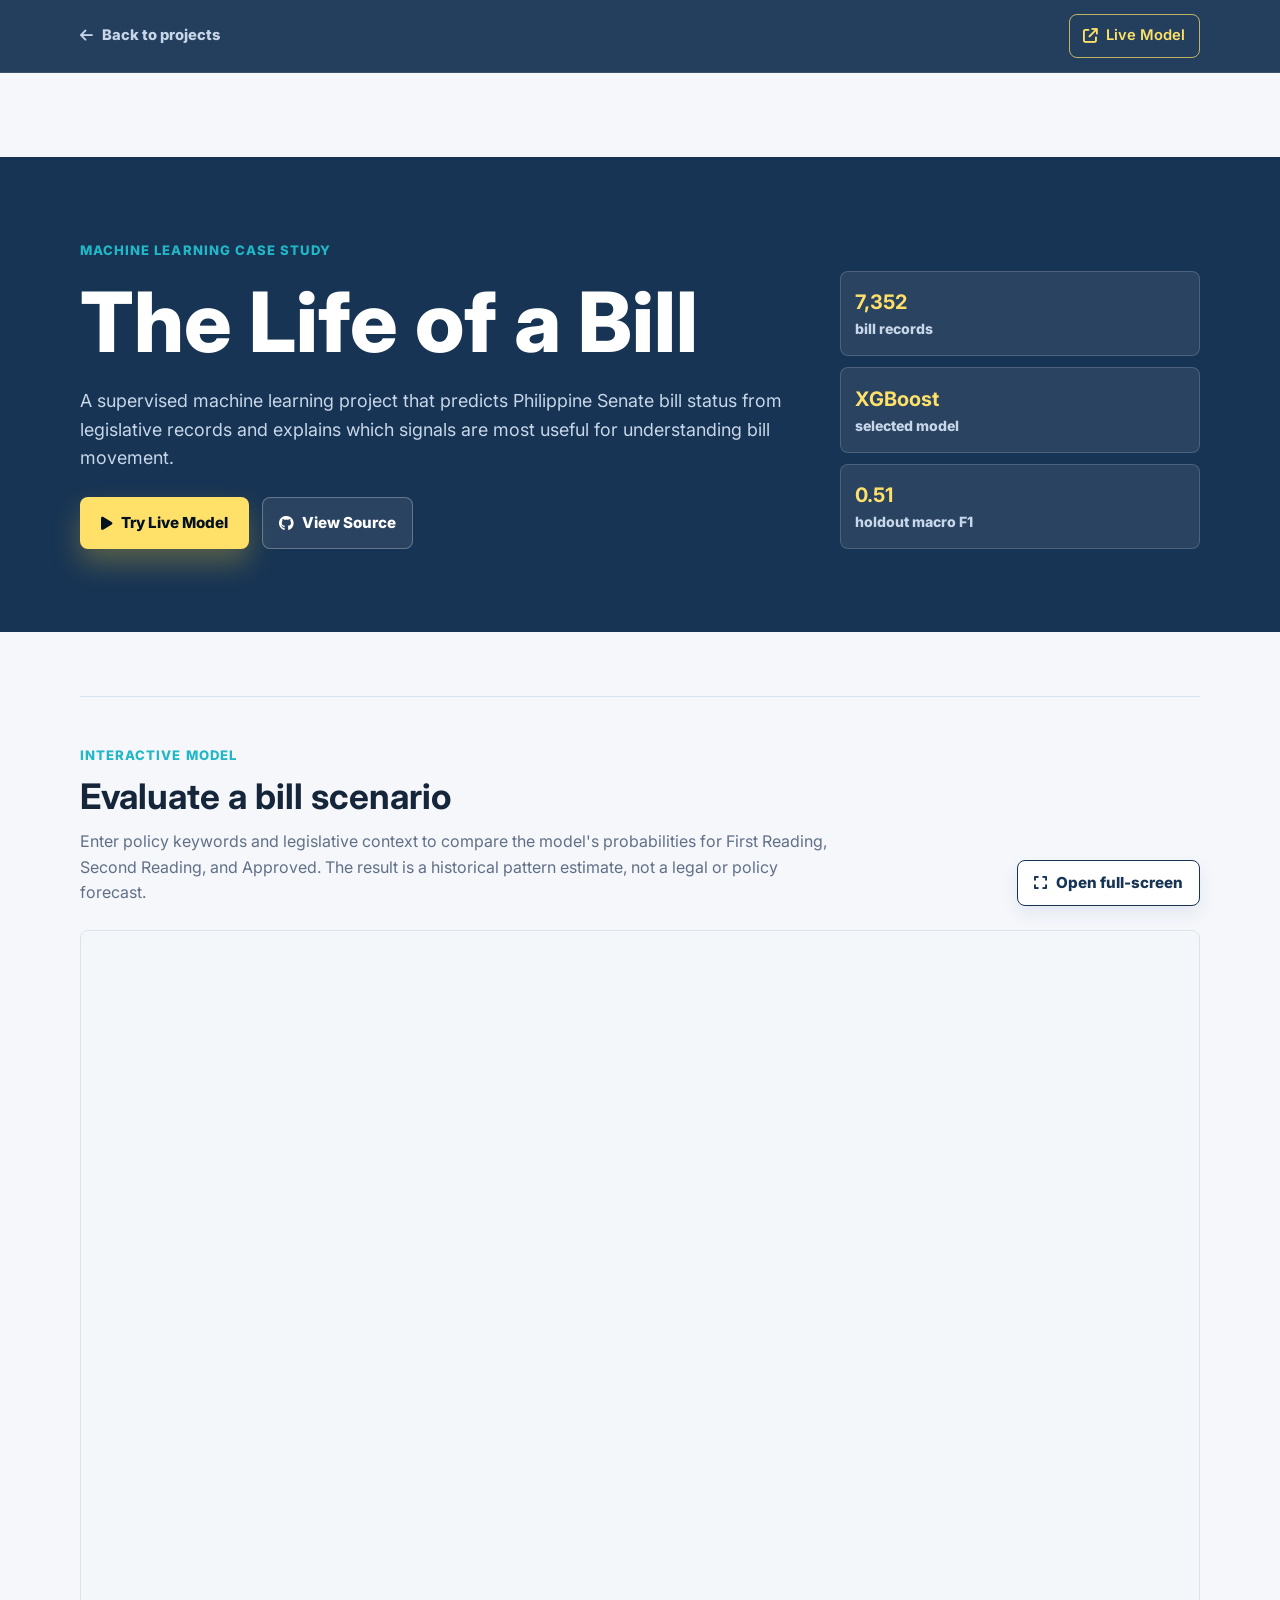
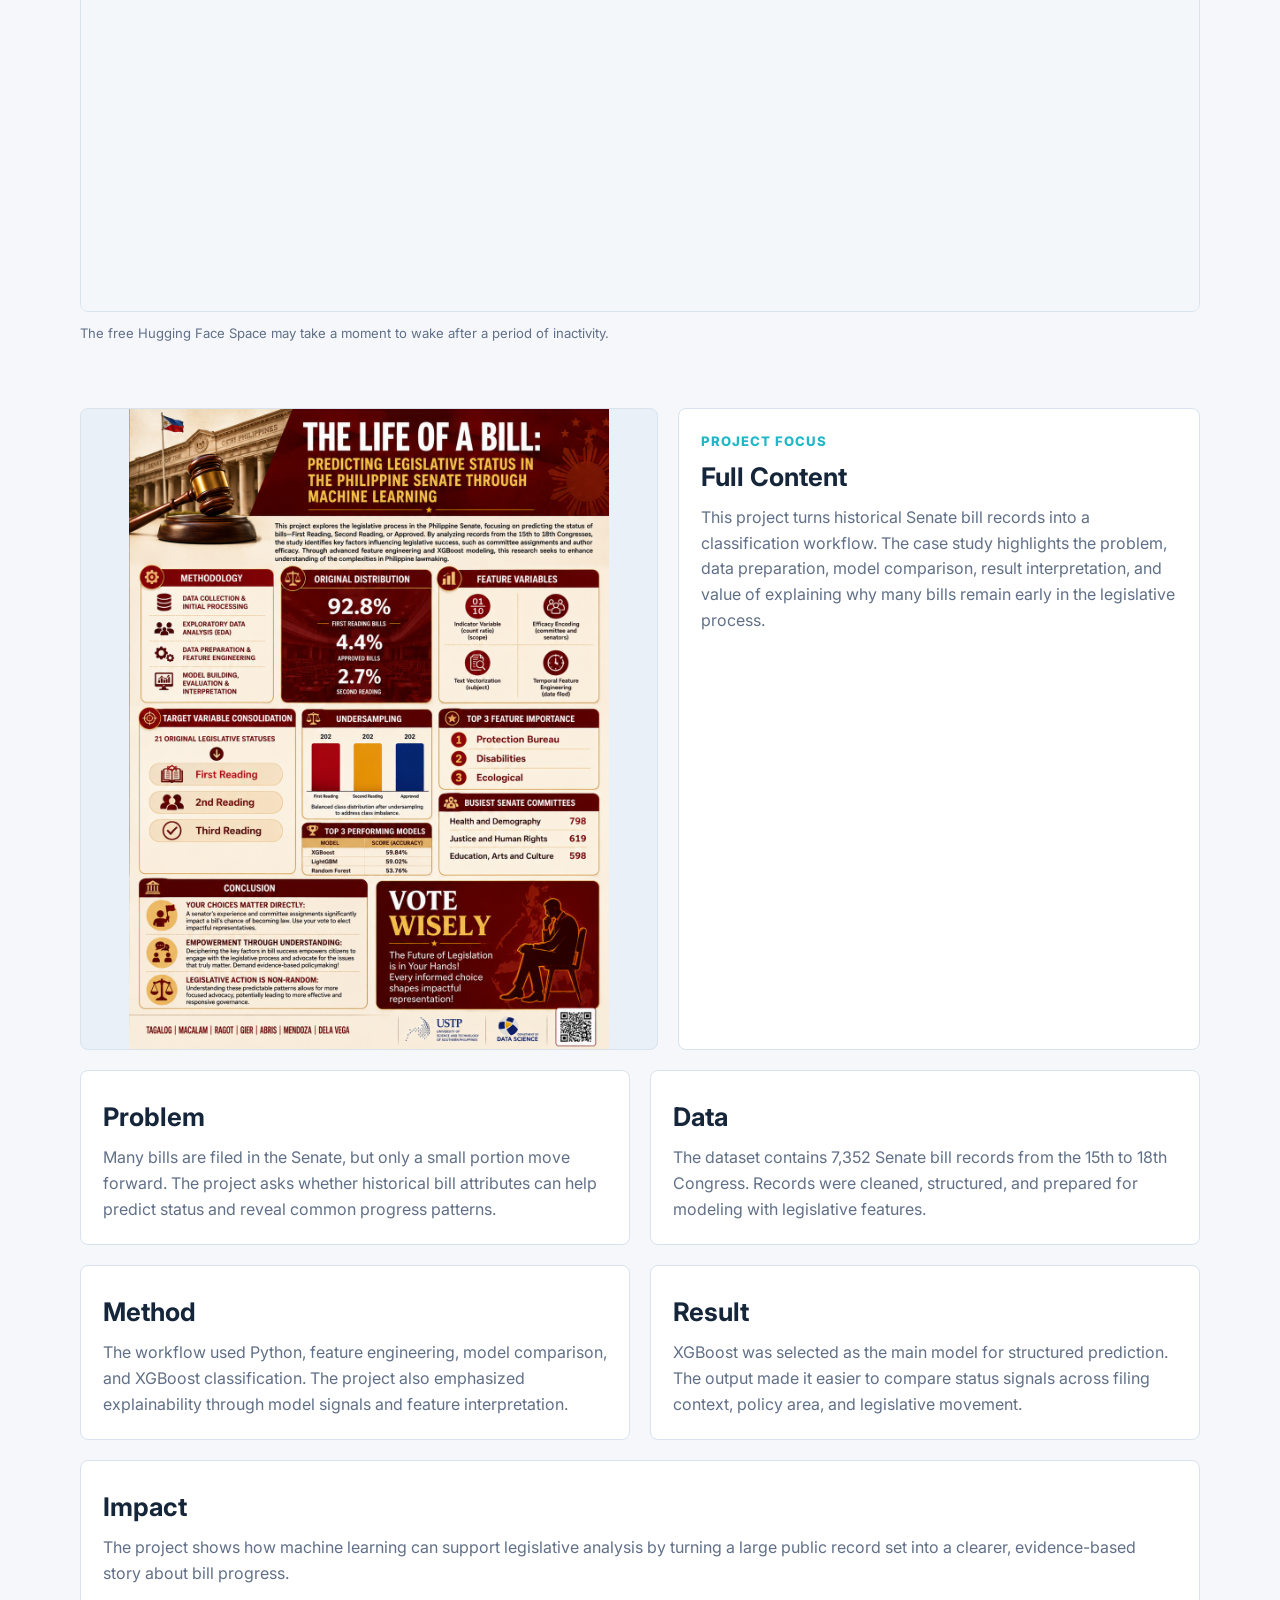
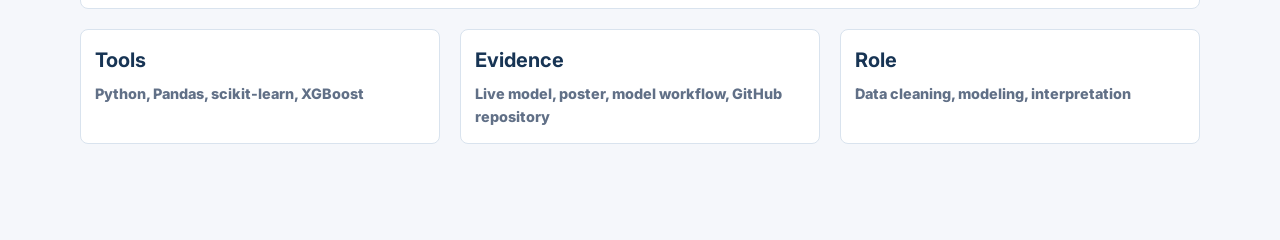
<file: projects/life-of-a-bill.html>
<!DOCTYPE html>
<html lang="en">
<head>
    <meta charset="UTF-8">
    <meta name="viewport" content="width=device-width, initial-scale=1.0">
    <title>The Life of a Bill | Kent John U. Macalam</title>
    <meta name="description" content="A machine learning case study predicting Philippine Senate bill status with XGBoost and explainable legislative signals.">
    <link rel="canonical" href="https://kent-macalam-portfolio.onrender.com/projects/life-of-a-bill.html">
    <link rel="icon" type="image/svg+xml" href="../assets/favicon.svg">

    <meta property="og:title" content="The Life of a Bill | Machine Learning Case Study">
    <meta property="og:description" content="Explore an XGBoost project that models Philippine Senate bill progress using 7,352 cleaned legislative records.">
    <meta property="og:type" content="article">
    <meta property="og:url" content="https://kent-macalam-portfolio.onrender.com/projects/life-of-a-bill.html">
    <meta property="og:image" content="https://kent-macalam-portfolio.onrender.com/assets/projects/legislative-ml-pubmat.png">
    <meta name="twitter:card" content="summary_large_image">
    <meta name="twitter:title" content="The Life of a Bill | Machine Learning Case Study">
    <meta name="twitter:description" content="Explore an XGBoost project that models Philippine Senate bill progress using 7,352 cleaned legislative records.">
    <meta name="twitter:image" content="https://kent-macalam-portfolio.onrender.com/assets/projects/legislative-ml-pubmat.png">

    <link rel="preconnect" href="https://fonts.googleapis.com">
    <link rel="preconnect" href="https://fonts.gstatic.com" crossorigin>
    <link href="https://fonts.googleapis.com/css2?family=Inter:wght@400;500;600;700;800&display=swap" rel="stylesheet">
    <link rel="stylesheet" href="https://cdnjs.cloudflare.com/ajax/libs/font-awesome/6.4.0/css/all.min.css">
    <link rel="stylesheet" href="../style.css">
</head>
<body class="case-study-page">
    <header class="case-header">
        <nav class="case-nav" aria-label="Case study navigation">
            <a class="case-back" href="../index.html#projects">
                <i class="fa-solid fa-arrow-left" aria-hidden="true"></i>
                Back to projects
            </a>
            <a class="nav-action" href="https://kent0625-life-of-a-bill.hf.space" target="_blank" rel="noopener">
                <i class="fa-solid fa-arrow-up-right-from-square" aria-hidden="true"></i>
                Live Model
            </a>
        </nav>
    </header>

    <main class="case-main">
        <section class="case-hero">
            <div class="case-hero-copy">
                <p class="eyebrow">Machine Learning Case Study</p>
                <h1>The Life of a Bill</h1>
                <p>
                    A supervised machine learning project that predicts Philippine Senate bill status from legislative records and explains which signals are most useful for understanding bill movement.
                </p>
                <div class="case-actions">
                    <a class="button primary" href="#live-model">
                        <i class="fa-solid fa-play" aria-hidden="true"></i>
                        Try Live Model
                    </a>
                    <a class="button secondary" href="https://github.com/Kent0625/ML_FINAL_PROJECT" target="_blank" rel="noopener">
                        <i class="fa-brands fa-github" aria-hidden="true"></i>
                        View Source
                    </a>
                </div>
            </div>
            <div class="case-metrics" aria-label="The Life of a Bill metrics">
                <span><strong>7,352</strong>bill records</span>
                <span><strong>XGBoost</strong>selected model</span>
                <span><strong>0.51</strong>holdout macro F1</span>
            </div>
        </section>

        <section class="case-live-demo" id="live-model" aria-labelledby="live-model-title">
            <div class="case-live-heading">
                <div>
                    <p class="eyebrow">Interactive model</p>
                    <h2 id="live-model-title">Evaluate a bill scenario</h2>
                    <p>
                        Enter policy keywords and legislative context to compare the model's probabilities for First Reading, Second Reading, and Approved. The result is a historical pattern estimate, not a legal or policy forecast.
                    </p>
                </div>
                <a class="button secondary case-live-action" href="https://kent0625-life-of-a-bill.hf.space" target="_blank" rel="noopener">
                    <i class="fa-solid fa-expand" aria-hidden="true"></i>
                    Open full-screen
                </a>
            </div>
            <div class="case-live-frame-shell">
                <iframe
                    class="case-live-frame"
                    src="https://kent0625-life-of-a-bill.hf.space/?embed=true"
                    title="Interactive Life of a Bill model"
                    loading="eager"
                    allow="clipboard-write"
                    referrerpolicy="strict-origin-when-cross-origin"
                ></iframe>
            </div>
            <p class="case-live-note">
                The free Hugging Face Space may take a moment to wake after a period of inactivity.
            </p>
        </section>

        <section class="case-proof-grid">
            <a class="case-visual" href="https://github.com/Kent0625/ML_FINAL_PROJECT" target="_blank" rel="noopener" aria-label="Open The Life of a Bill proof on GitHub">
                <img src="../assets/projects/legislative-ml-pubmat.png" alt="The Life of a Bill machine learning project poster">
            </a>
            <div class="case-summary">
                <p class="eyebrow">Project focus</p>
                <h2>Full Content</h2>
                <p>
                    This project turns historical Senate bill records into a classification workflow. The case study highlights the problem, data preparation, model comparison, result interpretation, and value of explaining why many bills remain early in the legislative process.
                </p>
            </div>
        </section>

        <section class="case-section-grid" aria-label="The Life of a Bill case study details">
            <article class="case-panel">
                <h2>Problem</h2>
                <p>
                    Many bills are filed in the Senate, but only a small portion move forward. The project asks whether historical bill attributes can help predict status and reveal common progress patterns.
                </p>
            </article>
            <article class="case-panel">
                <h2>Data</h2>
                <p>
                    The dataset contains 7,352 Senate bill records from the 15th to 18th Congress. Records were cleaned, structured, and prepared for modeling with legislative features.
                </p>
            </article>
            <article class="case-panel">
                <h2>Method</h2>
                <p>
                    The workflow used Python, feature engineering, model comparison, and XGBoost classification. The project also emphasized explainability through model signals and feature interpretation.
                </p>
            </article>
            <article class="case-panel">
                <h2>Result</h2>
                <p>
                    XGBoost was selected as the main model for structured prediction. The output made it easier to compare status signals across filing context, policy area, and legislative movement.
                </p>
            </article>
            <article class="case-panel case-panel-wide">
                <h2>Impact</h2>
                <p>
                    The project shows how machine learning can support legislative analysis by turning a large public record set into a clearer, evidence-based story about bill progress.
                </p>
            </article>
        </section>

        <section class="case-evidence" aria-label="The Life of a Bill tools and evidence">
            <div>
                <strong>Tools</strong>
                <span>Python, Pandas, scikit-learn, XGBoost</span>
            </div>
            <div>
                <strong>Evidence</strong>
                <span>Live model, poster, model workflow, GitHub repository</span>
            </div>
            <div>
                <strong>Role</strong>
                <span>Data cleaning, modeling, interpretation</span>
            </div>
        </section>
    </main>
</body>
</html>
</file>
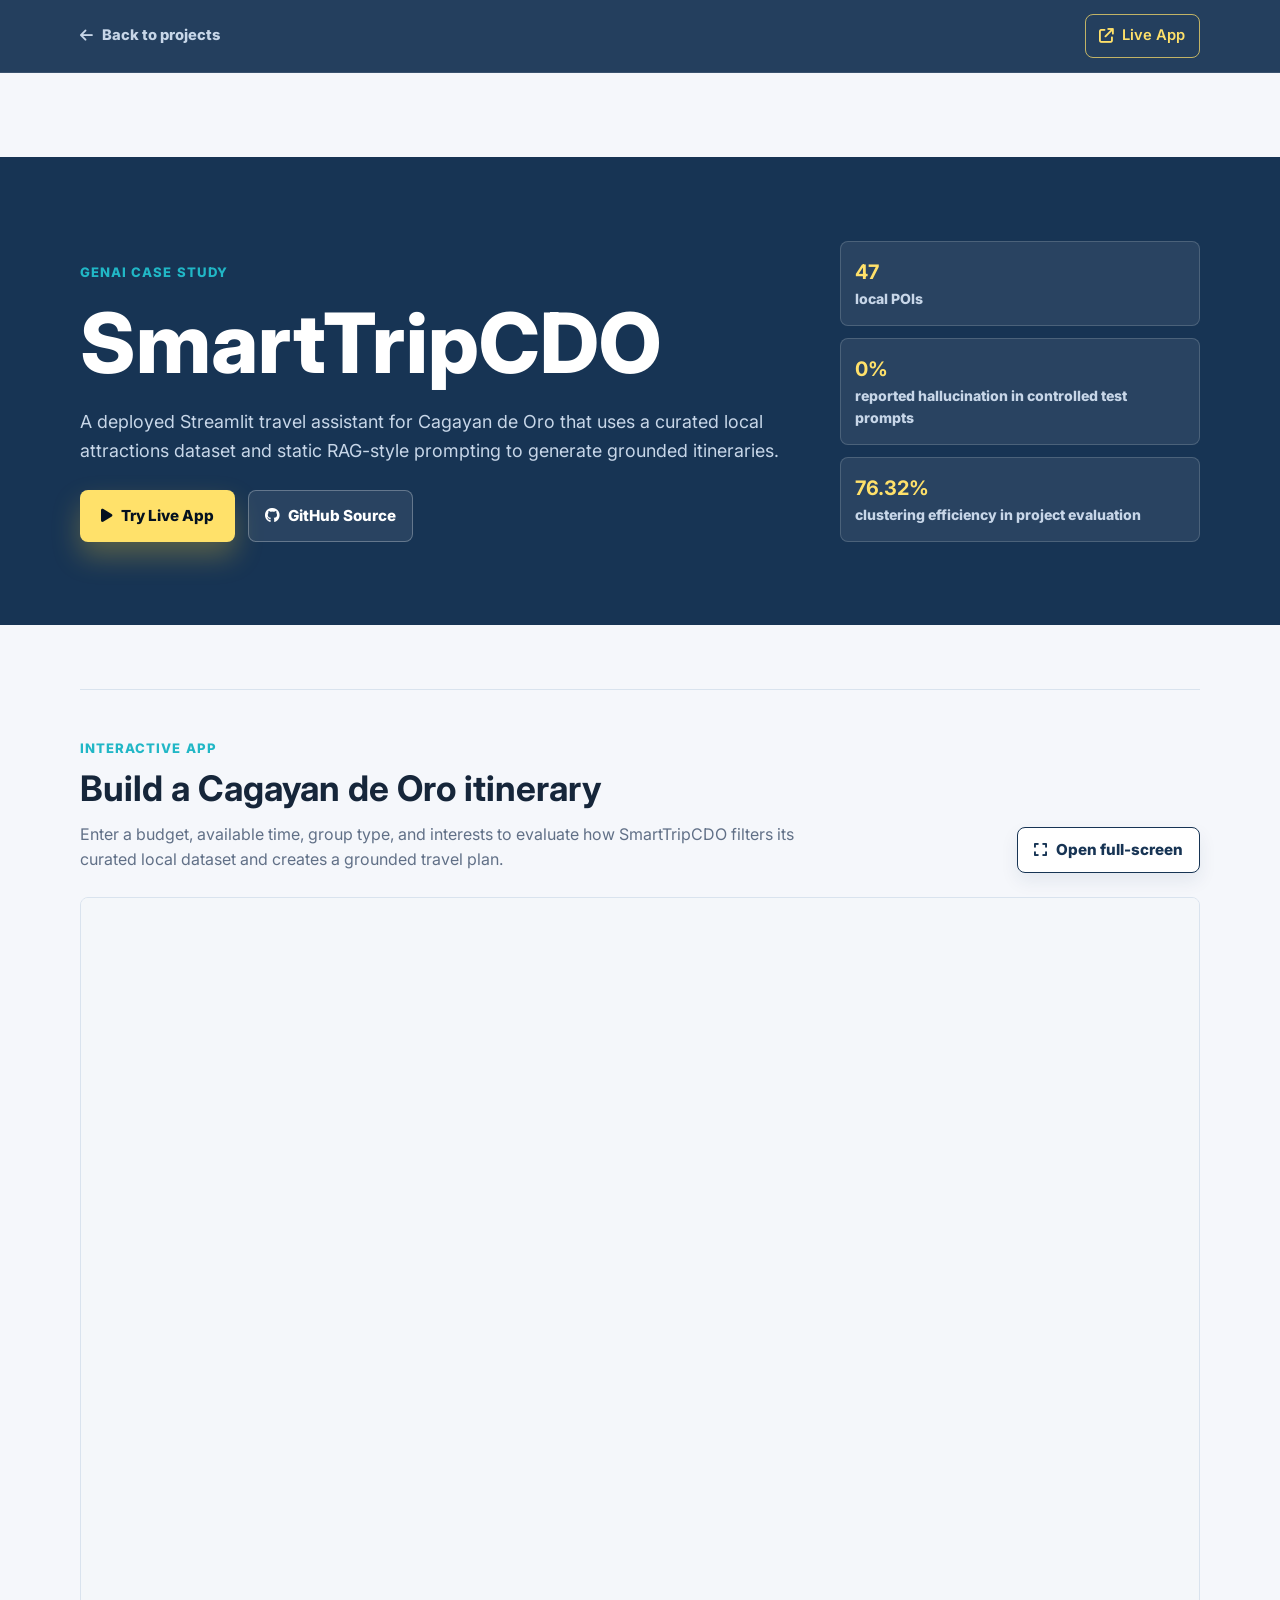
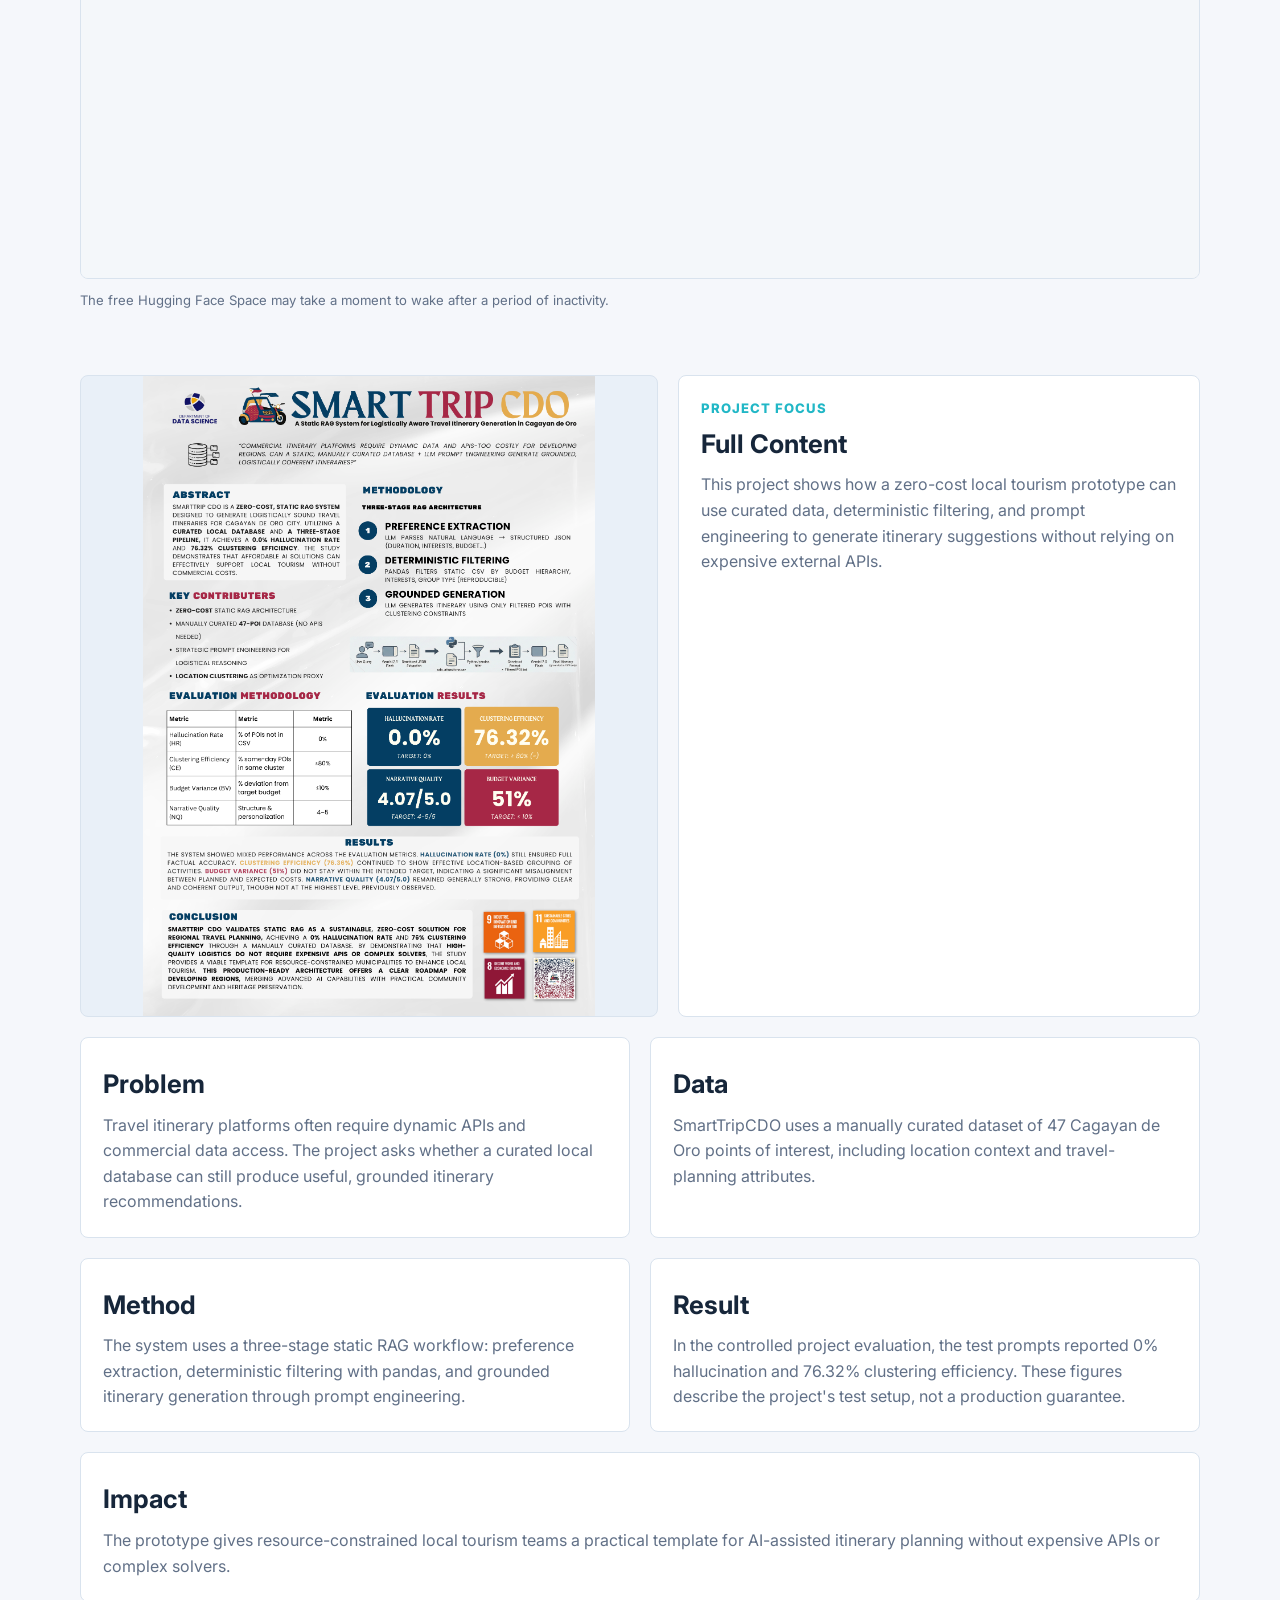
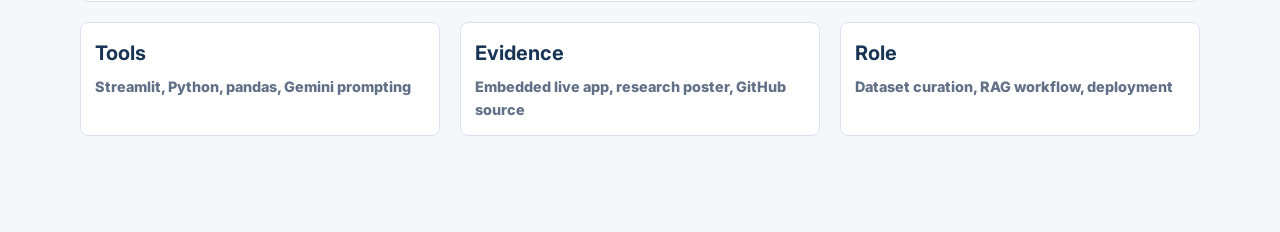
<file: projects/smartrip-cdo.html>
<!DOCTYPE html>
<html lang="en">
<head>
    <meta charset="UTF-8">
    <meta name="viewport" content="width=device-width, initial-scale=1.0">
    <title>SmartTripCDO | Kent John U. Macalam</title>
    <meta name="description" content="A deployed Streamlit and static RAG case study generating grounded Cagayan de Oro travel itineraries from curated local data.">
    <link rel="canonical" href="https://kent-macalam-portfolio.onrender.com/projects/smartrip-cdo.html">
    <link rel="icon" type="image/svg+xml" href="../assets/favicon.svg">

    <meta property="og:title" content="SmartTripCDO | Generative AI Case Study">
    <meta property="og:description" content="Explore a deployed travel-planning prototype grounded in 47 curated Cagayan de Oro points of interest.">
    <meta property="og:type" content="article">
    <meta property="og:url" content="https://kent-macalam-portfolio.onrender.com/projects/smartrip-cdo.html">
    <meta property="og:image" content="https://kent-macalam-portfolio.onrender.com/GEN_AI/FINAL%20Research%20Poster%20.png">
    <meta name="twitter:card" content="summary_large_image">
    <meta name="twitter:title" content="SmartTripCDO | Generative AI Case Study">
    <meta name="twitter:description" content="Explore a deployed travel-planning prototype grounded in 47 curated Cagayan de Oro points of interest.">
    <meta name="twitter:image" content="https://kent-macalam-portfolio.onrender.com/GEN_AI/FINAL%20Research%20Poster%20.png">

    <link rel="preconnect" href="https://fonts.googleapis.com">
    <link rel="preconnect" href="https://fonts.gstatic.com" crossorigin>
    <link href="https://fonts.googleapis.com/css2?family=Inter:wght@400;500;600;700;800&display=swap" rel="stylesheet">
    <link rel="stylesheet" href="https://cdnjs.cloudflare.com/ajax/libs/font-awesome/6.4.0/css/all.min.css">
    <link rel="stylesheet" href="../style.css">
</head>
<body class="case-study-page">
    <header class="case-header">
        <nav class="case-nav" aria-label="Case study navigation">
            <a class="case-back" href="../index.html#projects">
                <i class="fa-solid fa-arrow-left" aria-hidden="true"></i>
                Back to projects
            </a>
            <a class="nav-action" href="https://kent0625-smartrip-cdo.hf.space" target="_blank" rel="noopener">
                <i class="fa-solid fa-arrow-up-right-from-square" aria-hidden="true"></i>
                Live App
            </a>
        </nav>
    </header>

    <main class="case-main">
        <section class="case-hero">
            <div class="case-hero-copy">
                <p class="eyebrow">GenAI Case Study</p>
                <h1>SmartTripCDO</h1>
                <p>
                    A deployed Streamlit travel assistant for Cagayan de Oro that uses a curated local attractions dataset and static RAG-style prompting to generate grounded itineraries.
                </p>
                <div class="case-actions">
                    <a class="button primary" href="#live-app">
                        <i class="fa-solid fa-play" aria-hidden="true"></i>
                        Try Live App
                    </a>
                    <a class="button secondary" href="https://github.com/Kent0625/smartrip_cdo" target="_blank" rel="noopener">
                        <i class="fa-brands fa-github" aria-hidden="true"></i>
                        GitHub Source
                    </a>
                </div>
            </div>
            <div class="case-metrics" aria-label="SmartTripCDO metrics">
                <span><strong>47</strong>local POIs</span>
                <span><strong>0%</strong>reported hallucination in controlled test prompts</span>
                <span><strong>76.32%</strong>clustering efficiency in project evaluation</span>
            </div>
        </section>

        <section class="case-live-demo" id="live-app" aria-labelledby="live-app-title">
            <div class="case-live-heading">
                <div>
                    <p class="eyebrow">Interactive app</p>
                    <h2 id="live-app-title">Build a Cagayan de Oro itinerary</h2>
                    <p>
                        Enter a budget, available time, group type, and interests to evaluate how SmartTripCDO filters its curated local dataset and creates a grounded travel plan.
                    </p>
                </div>
                <a class="button secondary case-live-action" href="https://kent0625-smartrip-cdo.hf.space" target="_blank" rel="noopener">
                    <i class="fa-solid fa-expand" aria-hidden="true"></i>
                    Open full-screen
                </a>
            </div>
            <div class="case-live-frame-shell">
                <iframe
                    class="case-live-frame"
                    src="https://kent0625-smartrip-cdo.hf.space/?embed=true"
                    title="Interactive SmartTripCDO travel planner"
                    loading="eager"
                    allow="clipboard-write"
                    referrerpolicy="strict-origin-when-cross-origin"
                ></iframe>
            </div>
            <p class="case-live-note">
                The free Hugging Face Space may take a moment to wake after a period of inactivity.
            </p>
        </section>

        <section class="case-proof-grid">
            <a class="case-visual" href="https://kent0625-smartrip-cdo.hf.space" target="_blank" rel="noopener" aria-label="Open SmartTripCDO deployed app">
                <img src="../GEN_AI/FINAL%20Research%20Poster%20.png" alt="SmartTripCDO static RAG travel itinerary research poster">
            </a>
            <div class="case-summary">
                <p class="eyebrow">Project focus</p>
                <h2>Full Content</h2>
                <p>
                    This project shows how a zero-cost local tourism prototype can use curated data, deterministic filtering, and prompt engineering to generate itinerary suggestions without relying on expensive external APIs.
                </p>
            </div>
        </section>

        <section class="case-section-grid" aria-label="SmartTripCDO case study details">
            <article class="case-panel">
                <h2>Problem</h2>
                <p>
                    Travel itinerary platforms often require dynamic APIs and commercial data access. The project asks whether a curated local database can still produce useful, grounded itinerary recommendations.
                </p>
            </article>
            <article class="case-panel">
                <h2>Data</h2>
                <p>
                    SmartTripCDO uses a manually curated dataset of 47 Cagayan de Oro points of interest, including location context and travel-planning attributes.
                </p>
            </article>
            <article class="case-panel">
                <h2>Method</h2>
                <p>
                    The system uses a three-stage static RAG workflow: preference extraction, deterministic filtering with pandas, and grounded itinerary generation through prompt engineering.
                </p>
            </article>
            <article class="case-panel">
                <h2>Result</h2>
                <p>
                    In the controlled project evaluation, the test prompts reported 0% hallucination and 76.32% clustering efficiency. These figures describe the project's test setup, not a production guarantee.
                </p>
            </article>
            <article class="case-panel case-panel-wide">
                <h2>Impact</h2>
                <p>
                    The prototype gives resource-constrained local tourism teams a practical template for AI-assisted itinerary planning without expensive APIs or complex solvers.
                </p>
            </article>
        </section>

        <section class="case-evidence" aria-label="SmartTripCDO tools and evidence">
            <div>
                <strong>Tools</strong>
                <span>Streamlit, Python, pandas, Gemini prompting</span>
            </div>
            <div>
                <strong>Evidence</strong>
                <span>Embedded live app, research poster, GitHub source</span>
            </div>
            <div>
                <strong>Role</strong>
                <span>Dataset curation, RAG workflow, deployment</span>
            </div>
        </section>
    </main>
</body>
</html>
</file>
<file: style.css>
:root {
    --bg: #f5f7fb;
    --hero-bg: #173454;
    --hero-bg-strong: #102842;
    --surface: #ffffff;
    --surface-strong: #edf4fb;
    --line: #d9e3ee;
    --text: #16263a;
    --muted: #617087;
    --muted-strong: #33445b;
    --hero-text: #ffffff;
    --hero-muted: #c7d6e8;
    --accent: #ffe16a;
    --accent-strong: #ffcf33;
    --accent-alt: #21b7c6;
    --warning: #f2a93b;
    --accent-rgb: 255, 225, 106;
    --accent-alt-rgb: 33, 183, 198;
    --warning-rgb: 242, 169, 59;
    --shadow: 0 18px 44px rgba(23, 52, 84, 0.12);
    --radius: 8px;
    --transition: 180ms ease;
}

* {
    box-sizing: border-box;
    margin: 0;
    padding: 0;
}

html {
    scroll-behavior: smooth;
}

body {
    min-width: 320px;
    background: var(--bg);
    color: var(--text);
    font-family: "Inter", Arial, sans-serif;
    line-height: 1.6;
    overflow-x: hidden;
}

img {
    display: block;
    max-width: 100%;
}

a {
    color: inherit;
}

ul {
    padding-left: 1.15rem;
}

.site-header {
    position: sticky;
    top: 0;
    z-index: 20;
    border-bottom: 1px solid rgba(255, 255, 255, 0.1);
    background: rgba(23, 52, 84, 0.94);
    backdrop-filter: blur(16px);
}

.nav-shell {
    width: min(1120px, calc(100% - 32px));
    margin: 0 auto;
    min-height: 72px;
    display: grid;
    grid-template-columns: 1fr auto 1fr;
    align-items: center;
    gap: 1rem;
}

.nav-links {
    grid-column: 2;
    display: flex;
    align-items: center;
    justify-content: center;
    gap: 1.4rem;
    list-style: none;
    padding: 0;
}

.nav-links a,
.nav-action {
    color: var(--hero-muted);
    font-size: 0.92rem;
    font-weight: 600;
    text-decoration: none;
    transition: color var(--transition), border-color var(--transition), background var(--transition);
}

.nav-links a:hover,
.nav-links a:focus-visible {
    color: var(--hero-text);
}

.nav-action {
    grid-column: 3;
    justify-self: end;
    display: inline-flex;
    min-height: 40px;
    align-items: center;
    justify-content: center;
    gap: 0.5rem;
    border: 1px solid rgba(var(--accent-rgb), 0.72);
    border-radius: var(--radius);
    padding: 0.55rem 0.85rem;
    color: var(--accent);
}

.nav-action:hover,
.nav-action:focus-visible {
    background: rgba(var(--accent-rgb), 0.12);
    border-color: var(--accent);
}

.hero-section {
    width: 100%;
    min-height: 76svh;
    margin: 0;
    padding: 6.5rem max(16px, calc((100vw - 1120px) / 2)) 2.5rem;
    display: flex;
    flex-direction: column;
    justify-content: center;
    gap: 3rem;
    background: var(--hero-bg);
    color: var(--hero-text);
}

.hero-layout {
    display: grid;
    grid-template-columns: minmax(0, 1fr) minmax(280px, 360px);
    gap: 2rem;
    align-items: center;
}

.hero-content {
    max-width: 850px;
}

.eyebrow {
    color: var(--accent-alt);
    font-size: 0.82rem;
    font-weight: 800;
    letter-spacing: 0.08em;
    text-transform: uppercase;
}

h1,
h2,
h3 {
    line-height: 1.1;
}

h1 {
    max-width: 780px;
    margin-top: 0.9rem;
    font-size: 4.5rem;
    font-weight: 800;
    overflow-wrap: break-word;
    text-wrap: balance;
}

.hero-copy {
    max-width: 760px;
    margin-top: 1.4rem;
    color: var(--hero-muted);
    font-size: 1.2rem;
}

.keyword-rail {
    width: fit-content;
    max-width: 100%;
    min-height: 44px;
    margin-top: 1.3rem;
    display: flex;
    align-items: center;
    flex-wrap: wrap;
    gap: 0.7rem;
    border: 1px solid rgba(255, 255, 255, 0.16);
    border-radius: var(--radius);
    background: rgba(255, 255, 255, 0.08);
    padding: 0 0.85rem;
}

.keyword-label {
    color: var(--hero-muted);
    font-size: 0.82rem;
    font-weight: 700;
    white-space: nowrap;
}

.keyword-text {
    color: var(--accent);
    font-size: 0.92rem;
    font-weight: 800;
    line-height: 1.35;
}

.hero-visual {
    position: relative;
    min-height: 330px;
    display: grid;
    place-items: center;
}

.signal-panel {
    width: min(100%, 340px);
    border: 1px solid rgba(255, 255, 255, 0.16);
    border-radius: var(--radius);
    background:
        linear-gradient(135deg, rgba(var(--accent-rgb), 0.24), transparent 36%),
        var(--hero-bg-strong);
    box-shadow: var(--shadow);
    padding: 1.1rem;
    transform: rotate(-2deg);
}

.signal-header {
    display: flex;
    gap: 0.38rem;
}

.signal-header span {
    width: 10px;
    height: 10px;
    border-radius: 6px;
    background: rgba(255, 255, 255, 0.22);
}

.signal-header span:first-child {
    background: var(--accent);
}

.signal-grid {
    min-height: 116px;
    margin-top: 1rem;
    display: grid;
    grid-template-columns: 28px 1fr 28px 1.3fr 28px;
    align-items: center;
    gap: 0.55rem;
}

.signal-node {
    width: 28px;
    height: 28px;
    border: 1px solid rgba(var(--accent-rgb), 0.42);
    border-radius: var(--radius);
    background: rgba(var(--accent-rgb), 0.12);
}

.signal-node.active {
    background: var(--accent-alt);
    box-shadow: 0 0 22px rgba(var(--accent-alt-rgb), 0.3);
}

.signal-line {
    height: 2px;
    background: linear-gradient(90deg, var(--accent-alt), rgba(var(--accent-rgb), 0.22));
}

.signal-line.long {
    background: linear-gradient(90deg, rgba(var(--accent-alt-rgb), 0.22), var(--accent));
}

.mini-bars {
    height: 94px;
    display: grid;
    grid-template-columns: repeat(5, 1fr);
    align-items: end;
    gap: 0.55rem;
}

.mini-bars span,
.preview-chart.bars span {
    height: var(--height);
    min-height: 24px;
    border-radius: 6px 6px 0 0;
    background: linear-gradient(180deg, var(--accent), rgba(var(--accent-rgb), 0.28));
}

.metric-chip {
    position: absolute;
    max-width: 150px;
    border: 1px solid rgba(255, 255, 255, 0.12);
    border-radius: var(--radius);
    background: rgba(16, 40, 66, 0.94);
    box-shadow: 0 14px 36px rgba(0, 0, 0, 0.18);
    padding: 0.85rem;
}

.metric-chip strong {
    display: block;
    color: var(--accent-strong);
    font-size: 1.1rem;
}

.metric-chip span {
    color: var(--hero-muted);
    font-size: 0.78rem;
    font-weight: 700;
}

.primary-chip {
    top: 18px;
    right: 0;
}

.hero-actions,
.footer-actions {
    display: flex;
    flex-wrap: wrap;
    gap: 0.8rem;
    margin-top: 2rem;
}

.button {
    display: inline-flex;
    min-height: 46px;
    align-items: center;
    justify-content: center;
    gap: 0.55rem;
    border: 1px solid transparent;
    border-radius: var(--radius);
    padding: 0.78rem 1rem;
    font-size: 0.95rem;
    font-weight: 800;
    line-height: 1.2;
    text-decoration: none;
    transition: transform var(--transition), border-color var(--transition), background var(--transition), color var(--transition), box-shadow var(--transition);
}

.button:hover,
.button:focus-visible {
    transform: translateY(-2px);
}

.button.primary {
    background: var(--accent);
    color: #04111f;
    min-height: 52px;
    padding-inline: 1.25rem;
    box-shadow: 0 14px 28px rgba(255, 207, 51, 0.28);
}

.button.primary:hover,
.button.primary:focus-visible {
    background: var(--accent-strong);
    box-shadow: 0 18px 36px rgba(255, 207, 51, 0.34);
}

.button.secondary {
    border-color: rgba(255, 255, 255, 0.28);
    background: rgba(255, 255, 255, 0.08);
    color: var(--hero-text);
}

.button.secondary:hover,
.button.secondary:focus-visible {
    border-color: var(--accent);
    background: rgba(255, 255, 255, 0.13);
}

.button.ghost {
    border-color: rgba(255, 255, 255, 0.24);
    color: var(--hero-text);
}

.button.ghost:hover,
.button.ghost:focus-visible {
    background: rgba(255, 255, 255, 0.1);
}

.proof-strip {
    display: grid;
    grid-template-columns: repeat(3, 1fr);
    border: 1px solid var(--line);
    border-radius: var(--radius);
    background: var(--surface);
    box-shadow: var(--shadow);
}

.proof-strip div {
    padding: 1.2rem;
    border-right: 1px solid var(--line);
}

.proof-strip div:last-child {
    border-right: 0;
}

.proof-strip span {
    display: block;
    color: var(--hero-bg);
    font-size: 1.55rem;
    font-weight: 800;
    line-height: 1.1;
}

.proof-strip p {
    margin-top: 0.45rem;
    color: var(--muted);
    font-size: 0.92rem;
}

.bento-grid {
    display: grid;
    grid-template-columns: repeat(4, minmax(0, 1fr));
    grid-auto-rows: minmax(160px, auto);
    gap: 1rem;
}

.bento-card {
    min-height: 160px;
    display: flex;
    flex-direction: column;
    justify-content: space-between;
    border: 1px solid var(--line);
    border-radius: var(--radius);
    background: var(--surface);
    padding: 1.15rem;
    color: var(--text);
    text-decoration: none;
    transition: transform var(--transition), border-color var(--transition), background var(--transition);
}

.bento-card:hover,
.bento-card:focus-visible,
.project-card:hover,
.skill-group:hover,
.service-card:hover {
    transform: translateY(-4px);
    border-color: rgba(var(--accent-alt-rgb), 0.42);
}

.bento-card.large {
    grid-column: span 2;
}

.bento-card.tall {
    grid-row: span 2;
}

.bento-card.accent {
    background: linear-gradient(135deg, rgba(var(--accent-rgb), 0.42), var(--surface));
}

.bento-card.accent-alt {
    background: linear-gradient(135deg, rgba(var(--accent-alt-rgb), 0.15), var(--surface));
}

.bento-card i {
    width: 42px;
    height: 42px;
    display: inline-flex;
    align-items: center;
    justify-content: center;
    border: 1px solid var(--line);
    border-radius: var(--radius);
    color: var(--accent-strong);
    background: var(--surface-strong);
}

.bento-card h3 {
    margin-top: 1rem;
    font-size: 1.05rem;
}

.bento-card p {
    margin-top: 0.75rem;
    color: var(--muted);
    font-size: 0.9rem;
}

.link-card:hover h3,
.link-card:focus-visible h3 {
    color: var(--accent-strong);
}

.section-block {
    width: min(1120px, calc(100% - 32px));
    margin: 0 auto;
    padding: 6.25rem 0;
    scroll-margin-top: 88px;
}

.section-heading {
    max-width: 720px;
    margin-bottom: 2.35rem;
}

.section-heading h2,
.site-footer h2 {
    margin-top: 0.65rem;
    font-size: 2.45rem;
    font-weight: 800;
}

.section-heading p:not(.eyebrow) {
    margin-top: 0.9rem;
    color: var(--muted);
    font-size: 1rem;
}

.project-grid {
    display: grid;
    grid-template-columns: repeat(3, minmax(0, 1fr));
    gap: 1.25rem;
}

.project-card,
.skill-group,
.service-card {
    border: 1px solid var(--line);
    border-radius: var(--radius);
    background: var(--surface);
    box-shadow: var(--shadow);
}

.project-card {
    overflow: hidden;
}

.project-card.featured {
    display: flex;
    flex-direction: column;
    cursor: pointer;
}

.project-card.featured:focus-visible {
    outline: 3px solid rgba(var(--accent-rgb), 0.58);
    outline-offset: 4px;
}

.project-card.compact {
    min-height: 280px;
    padding: 1.45rem;
    display: flex;
    flex-direction: column;
    justify-content: space-between;
    background: var(--surface-strong);
}

.project-image {
    min-height: 280px;
    display: grid;
    place-items: center;
    border-bottom: 1px solid var(--line);
    background: #e9f0f8;
    text-decoration: none;
}

.project-image img {
    width: 100%;
    height: 280px;
    object-fit: contain;
}

.project-body {
    padding: 1.45rem;
}

.project-card.compact .project-body {
    padding: 0;
}

.project-meta {
    display: flex;
    flex-wrap: wrap;
    gap: 0.45rem;
    margin-bottom: 0.9rem;
}

.project-meta span {
    border: 1px solid rgba(var(--accent-alt-rgb), 0.24);
    border-radius: 6px;
    padding: 0.28rem 0.55rem;
    color: #116a78;
    font-size: 0.72rem;
    font-weight: 800;
}

.project-facts {
    margin-top: 1rem;
    display: grid;
    grid-template-columns: repeat(4, minmax(0, 1fr));
    gap: 0.5rem;
}

.project-card.compact .project-facts {
    grid-template-columns: repeat(3, minmax(0, 1fr));
}

.project-facts span {
    min-width: 0;
    min-height: 66px;
    display: flex;
    flex-direction: column;
    justify-content: center;
    border: 1px solid var(--line);
    border-radius: var(--radius);
    background: #f8fbfe;
    padding: 0.55rem;
    color: var(--muted-strong);
    font-size: 0.78rem;
    font-weight: 800;
    line-height: 1.25;
    overflow-wrap: anywhere;
}

.project-facts strong {
    display: block;
    margin-bottom: 0.18rem;
    color: #116a78;
    font-size: 0.68rem;
    letter-spacing: 0.05em;
    text-transform: uppercase;
}

.project-card h3 {
    font-size: 1.35rem;
    font-weight: 800;
}

.project-card p,
.service-card p,
.skill-group p {
    margin-top: 0.75rem;
    color: var(--muted);
    font-size: 0.95rem;
}

.result-list {
    margin-top: 1rem;
    color: var(--muted-strong);
    font-size: 0.92rem;
}

.result-list li + li {
    margin-top: 0.45rem;
}

.story-steps {
    margin-top: 1rem;
    display: grid;
    grid-template-columns: repeat(auto-fit, minmax(118px, 1fr));
    gap: 0.55rem;
}

.story-steps span {
    min-height: 92px;
    display: flex;
    flex-direction: column;
    gap: 0.38rem;
    border: 1px solid var(--line);
    border-radius: var(--radius);
    background: #f8fbfe;
    padding: 0.7rem;
    color: var(--muted);
    font-size: 0.84rem;
}

.compact-story {
    grid-template-columns: 1fr;
}

.compact-story span {
    min-height: auto;
}

.story-steps strong {
    color: #116a78;
    font-size: 0.78rem;
    text-transform: uppercase;
}

.text-link {
    width: fit-content;
    display: inline-flex;
    align-items: center;
    gap: 0.45rem;
    margin-top: 1.25rem;
    color: #174c78;
    font-size: 0.92rem;
    font-weight: 800;
    text-decoration: none;
}

.text-link:hover,
.text-link:focus-visible {
    text-decoration: underline;
}

.project-actions {
    display: flex;
    flex-wrap: wrap;
    gap: 0.85rem;
}

.project-details {
    margin-top: 1.15rem;
}

.project-details summary {
    width: fit-content;
    display: inline-flex;
    align-items: center;
    gap: 0.45rem;
    color: #174c78;
    cursor: pointer;
    font-size: 0.92rem;
    font-weight: 800;
    list-style: none;
}

.project-details summary::-webkit-details-marker {
    display: none;
}

.project-details summary:hover,
.project-details summary:focus-visible {
    text-decoration: underline;
}

.project-details[open] summary i {
    transform: rotate(180deg);
}

.project-details p {
    margin-top: 0.75rem;
    border: 1px solid var(--line);
    border-radius: var(--radius);
    background: #f8fbfe;
    padding: 0.85rem;
}

.project-icon,
.service-card i {
    width: 44px;
    height: 44px;
    display: inline-flex;
    align-items: center;
    justify-content: center;
    border: 1px solid rgba(var(--accent-alt-rgb), 0.24);
    border-radius: var(--radius);
    background: rgba(var(--accent-alt-rgb), 0.1);
    color: #116a78;
    font-size: 1.1rem;
}

.project-proof {
    margin-top: 1rem;
    border: 1px solid var(--line);
    border-radius: var(--radius);
    background: var(--surface);
    padding: 0.85rem;
}

.proof-toolbar {
    display: flex;
    align-items: center;
    justify-content: space-between;
    gap: 0.7rem;
    color: var(--muted-strong);
    font-size: 0.78rem;
    font-weight: 800;
}

.proof-toolbar strong {
    color: var(--hero-bg);
    font-size: 1.15rem;
}

.proof-kpis {
    display: grid;
    grid-template-columns: repeat(3, minmax(0, 1fr));
    gap: 0.55rem;
    margin-top: 0.75rem;
}

.proof-kpis span {
    min-width: 0;
    border: 1px solid var(--line);
    border-radius: var(--radius);
    background: #f8fbfe;
    padding: 0.55rem;
}

.proof-kpis strong,
.dashboard-kpis strong,
.score-row strong {
    display: block;
    color: var(--text);
    font-size: 1rem;
}

.proof-kpis small,
.dashboard-kpis small,
.score-row small {
    display: block;
    color: var(--muted);
    font-size: 0.68rem;
    font-weight: 800;
    line-height: 1.25;
}

.proof-bars {
    display: grid;
    gap: 0.4rem;
    margin-top: 0.8rem;
}

.proof-bars span {
    height: 8px;
    border-radius: 999px;
    background: #d8e3ef;
    overflow: hidden;
}

.proof-bars span::before {
    content: "";
    display: block;
    width: var(--width);
    height: 100%;
    border-radius: inherit;
    background: var(--accent-alt);
}

.proof-status {
    margin-top: 0.75rem;
    display: grid;
    grid-template-columns: repeat(3, minmax(0, 1fr));
    gap: 0.45rem;
}

.proof-status span {
    border-radius: 999px;
    background: rgba(var(--accent-alt-rgb), 0.1);
    color: var(--muted-strong);
    padding: 0.32rem 0.45rem;
    text-align: center;
    font-size: 0.68rem;
    font-weight: 800;
    overflow-wrap: anywhere;
}

.architecture-proof {
    display: grid;
    grid-template-columns: 1fr auto 1fr auto 1fr;
    align-items: center;
    gap: 0.55rem;
}

.architecture-proof span {
    min-height: 56px;
    display: inline-flex;
    align-items: center;
    justify-content: center;
    border: 1px solid var(--line);
    border-radius: var(--radius);
    background: #f8fbfe;
    color: var(--muted-strong);
    padding: 0.55rem;
    text-align: center;
    font-size: 0.72rem;
    font-weight: 800;
}

.architecture-proof i {
    color: var(--warning);
    font-size: 0.78rem;
}

.prototype-proof {
    margin-top: 0.75rem;
    display: grid;
    grid-template-columns: repeat(3, minmax(0, 1fr));
    gap: 0.5rem;
}

.prototype-proof span {
    min-height: 58px;
    border: 1px solid rgba(var(--accent-alt-rgb), 0.18);
    border-radius: var(--radius);
    background: rgba(var(--accent-alt-rgb), 0.07);
    padding: 0.55rem;
    color: var(--muted-strong);
    font-size: 0.72rem;
    font-weight: 800;
    line-height: 1.25;
    overflow-wrap: anywhere;
}

.prototype-proof strong {
    display: block;
    color: var(--accent-alt);
    font-size: 0.68rem;
    text-transform: uppercase;
}

.proof-work-section {
    padding-top: 4.5rem;
}

.proof-work-grid {
    display: grid;
    grid-template-columns: repeat(4, minmax(0, 1fr));
    gap: 1.15rem;
}

.proof-work-card {
    min-height: 205px;
    display: flex;
    flex-direction: column;
    border: 1px solid var(--line);
    border-radius: var(--radius);
    background: var(--surface);
    padding: 1.2rem;
    color: inherit;
    text-decoration: none;
    box-shadow: var(--shadow);
}

.proof-work-card i {
    width: 42px;
    height: 42px;
    display: inline-flex;
    align-items: center;
    justify-content: center;
    border: 1px solid rgba(241, 199, 91, 0.24);
    border-radius: var(--radius);
    background: rgba(241, 199, 91, 0.09);
    color: var(--warning);
}

.proof-work-card h3 {
    margin-top: 1rem;
    font-size: 1rem;
}

.proof-work-card p {
    margin-top: 0.7rem;
    color: var(--muted);
    font-size: 0.92rem;
}

.proof-work-card:hover,
.proof-work-card:focus-visible {
    border-color: rgba(var(--accent-alt-rgb), 0.42);
}

.preview-shell {
    position: relative;
    border: 1px solid var(--line);
    border-radius: var(--radius);
    background: var(--surface);
    padding: 1rem;
    box-shadow: var(--shadow);
}

.preview-radio {
    position: absolute;
    opacity: 0;
    pointer-events: none;
}

.preview-tabs {
    display: grid;
    grid-template-columns: repeat(4, minmax(0, 1fr));
    gap: 0.6rem;
}

.preview-tabs label {
    min-height: 42px;
    display: inline-flex;
    align-items: center;
    justify-content: center;
    border: 1px solid var(--line);
    border-radius: var(--radius);
    color: var(--muted);
    cursor: pointer;
    font-size: 0.9rem;
    font-weight: 800;
    transition: background var(--transition), color var(--transition), border-color var(--transition);
}

.preview-tabs label:hover {
    color: var(--text);
    border-color: rgba(var(--accent-alt-rgb), 0.42);
}

#preview-eda:checked ~ .preview-tabs label[for="preview-eda"],
#preview-model:checked ~ .preview-tabs label[for="preview-model"],
#preview-dashboard:checked ~ .preview-tabs label[for="preview-dashboard"],
#preview-insights:checked ~ .preview-tabs label[for="preview-insights"] {
    color: #04111f;
    border-color: var(--accent);
    background: var(--accent);
}

.preview-panels {
    margin-top: 1rem;
}

.preview-panel {
    min-height: 300px;
    display: none;
    grid-template-columns: minmax(0, 1fr) minmax(240px, 0.85fr);
    gap: 1.25rem;
    align-items: center;
    border: 1px solid var(--line);
    border-radius: var(--radius);
    background: var(--surface-strong);
    padding: 1.4rem;
}

#preview-eda:checked ~ .preview-panels .eda-panel,
#preview-model:checked ~ .preview-panels .model-panel,
#preview-dashboard:checked ~ .preview-panels .dashboard-panel,
#preview-insights:checked ~ .preview-panels .insights-panel {
    display: grid;
}

.preview-kicker {
    color: var(--accent-alt);
    font-size: 0.78rem;
    font-weight: 800;
    letter-spacing: 0.08em;
    text-transform: uppercase;
}

.preview-panel h3 {
    margin-top: 0.55rem;
    font-size: 1.55rem;
}

.preview-panel p {
    max-width: 560px;
    margin-top: 0.8rem;
    color: var(--muted);
}

.preview-metric {
    display: inline-flex;
    width: fit-content;
    margin-top: 1rem;
    border: 1px solid rgba(var(--accent-alt-rgb), 0.24);
    border-radius: var(--radius);
    padding: 0.45rem 0.65rem;
    color: #116a78;
    font-size: 0.86rem;
}

.preview-chart {
    min-height: 190px;
    border: 1px solid var(--line);
    border-radius: var(--radius);
    background: #f8fbfe;
    padding: 1rem;
}

.eda-visual,
.model-visual,
.dashboard-visual,
.insights-visual {
    display: grid;
    gap: 0.8rem;
}

.missing-card,
.score-row span,
.dashboard-kpis span {
    border: 1px solid var(--line);
    border-radius: var(--radius);
    background: var(--surface);
    padding: 0.75rem;
}

.missing-card {
    display: flex;
    align-items: center;
    justify-content: space-between;
    color: var(--muted-strong);
    font-size: 0.78rem;
    font-weight: 800;
}

.missing-card strong {
    color: var(--warning);
    font-size: 1.3rem;
}

.mini-histogram,
.dashboard-trend {
    display: grid;
    grid-template-columns: repeat(5, minmax(0, 1fr));
    align-items: end;
    gap: 0.6rem;
    min-height: 82px;
}

.mini-histogram span,
.dashboard-trend span {
    height: var(--height);
    border-radius: var(--radius);
    background: linear-gradient(180deg, var(--accent-alt), rgba(var(--accent-alt-rgb), 0.38));
}

.data-checks,
.status-row {
    display: flex;
    flex-wrap: wrap;
    gap: 0.45rem;
}

.data-checks span,
.status-row span {
    border: 1px solid var(--line);
    border-radius: 999px;
    background: var(--surface);
    color: var(--muted-strong);
    padding: 0.32rem 0.55rem;
    font-size: 0.7rem;
    font-weight: 800;
}

.score-row,
.dashboard-kpis {
    display: grid;
    grid-template-columns: repeat(3, minmax(0, 1fr));
    gap: 0.6rem;
}

.score-row span.winner {
    border-color: rgba(var(--accent-alt-rgb), 0.36);
    background: rgba(var(--accent-alt-rgb), 0.11);
}

.feature-bars {
    display: grid;
    gap: 0.55rem;
}

.feature-bars span {
    position: relative;
    min-height: 30px;
    overflow: hidden;
    border: 1px solid var(--line);
    border-radius: var(--radius);
    background: var(--surface);
}

.feature-bars span::before {
    content: "";
    position: absolute;
    inset: 0 auto 0 0;
    width: var(--width);
    background: rgba(var(--accent-alt-rgb), 0.24);
}

.feature-bars em {
    position: relative;
    z-index: 1;
    display: inline-flex;
    padding: 0.38rem 0.55rem;
    color: var(--muted-strong);
    font-size: 0.72rem;
    font-style: normal;
    font-weight: 800;
}

.dashboard-kpis {
    grid-template-columns: repeat(2, minmax(0, 1fr));
}

.dashboard-trend {
    min-height: 96px;
    border: 1px solid var(--line);
    border-radius: var(--radius);
    background: var(--surface);
    padding: 0.75rem;
}

.insights-visual {
    align-content: center;
}

.insights-visual span {
    border-left: 3px solid var(--accent-alt);
    border-radius: var(--radius);
    background: var(--surface);
    padding: 0.8rem;
    color: var(--muted-strong);
    font-size: 0.86rem;
}

.insights-visual strong {
    display: block;
    color: var(--accent-alt);
    font-size: 0.72rem;
    text-transform: uppercase;
}

.split-section {
    display: grid;
    grid-template-columns: minmax(0, 0.88fr) minmax(0, 1.12fr);
    gap: 2rem;
    align-items: start;
}

.sticky-heading {
    position: sticky;
    top: 104px;
}

.skills-grid,
.service-grid {
    display: grid;
    gap: 1rem;
}

.skills-grid {
    grid-template-columns: 1fr;
}

.skill-group {
    padding: 1.2rem;
}

.skill-group h3,
.service-card h3 {
    display: flex;
    align-items: center;
    gap: 0.65rem;
    color: var(--text);
    font-size: 1rem;
}

.skill-group h3 i {
    color: var(--warning);
}

.service-grid {
    grid-template-columns: repeat(4, minmax(0, 1fr));
}

.service-card {
    padding: 1.2rem;
}

.service-card h3 {
    margin-top: 1rem;
}

.site-footer {
    width: 100%;
    margin: 0;
    padding: 5rem max(16px, calc((100vw - 1120px) / 2)) 2rem;
    border-top: 0;
    background: var(--hero-bg);
    color: var(--hero-text);
    scroll-margin-top: 88px;
}

.footer-content {
    max-width: 780px;
}

.availability-list {
    display: flex;
    flex-wrap: wrap;
    gap: 0.6rem;
    margin-top: 1.35rem;
}

.availability-list span {
    border: 1px solid rgba(255, 255, 255, 0.16);
    border-radius: var(--radius);
    background: rgba(255, 255, 255, 0.08);
    color: var(--hero-muted);
    padding: 0.45rem 0.65rem;
    font-size: 0.86rem;
    font-weight: 800;
}

.copyright {
    margin-top: 3rem;
    color: var(--hero-muted);
    font-size: 0.82rem;
}

.case-study-page {
    background: var(--bg);
    overflow-x: clip;
}

.case-header {
    position: sticky;
    top: 0;
    z-index: 20;
    border-bottom: 1px solid rgba(255, 255, 255, 0.1);
    background: rgba(23, 52, 84, 0.94);
    backdrop-filter: blur(16px);
}

.case-nav {
    width: min(1120px, calc(100% - 32px));
    min-height: 72px;
    margin: 0 auto;
    display: flex;
    align-items: center;
    justify-content: space-between;
    gap: 1rem;
}

.case-back {
    display: inline-flex;
    min-height: 40px;
    align-items: center;
    gap: 0.55rem;
    color: var(--hero-muted);
    font-size: 0.92rem;
    font-weight: 800;
    text-decoration: none;
}

.case-back:hover,
.case-back:focus-visible {
    color: var(--accent);
}

.case-main {
    width: min(1120px, calc(100% - 32px));
    margin: 0 auto;
    padding: 5.25rem 0 6rem;
}

.case-hero {
    min-height: 52svh;
    display: grid;
    grid-template-columns: minmax(0, 1fr) minmax(260px, 360px);
    gap: 2rem;
    align-items: end;
    margin-inline: calc(max(16px, calc((100vw - 1120px) / 2)) * -1);
    padding: 5.2rem max(16px, calc((100vw - 1120px) / 2));
    background: var(--hero-bg);
    color: var(--hero-text);
}

.case-hero-copy {
    max-width: 800px;
}

.case-hero h1 {
    font-size: clamp(2.6rem, 7vw, 5.2rem);
}

.case-hero p:not(.eyebrow) {
    max-width: 760px;
    margin-top: 1.25rem;
    color: var(--hero-muted);
    font-size: 1.12rem;
}

.case-actions {
    margin-top: 1.5rem;
    display: flex;
    flex-wrap: wrap;
    gap: 0.8rem;
}

.case-metrics {
    display: grid;
    gap: 0.7rem;
}

.case-metrics span,
.case-evidence div {
    border: 1px solid var(--line);
    border-radius: var(--radius);
    background: var(--surface);
    padding: 0.9rem;
    color: var(--muted-strong);
    font-size: 0.88rem;
    font-weight: 800;
}

.case-metrics strong,
.case-evidence strong {
    display: block;
    color: var(--hero-bg);
    font-size: 1.25rem;
}

.case-hero .case-metrics span {
    border-color: rgba(255, 255, 255, 0.16);
    background: rgba(255, 255, 255, 0.08);
    color: var(--hero-muted);
}

.case-hero .case-metrics strong {
    color: var(--accent);
}

.case-proof-grid {
    margin-top: 4rem;
    display: grid;
    grid-template-columns: minmax(0, 1.05fr) minmax(280px, 0.95fr);
    gap: 1.25rem;
    align-items: stretch;
}

.case-visual {
    min-height: 420px;
    display: grid;
    place-items: center;
    overflow: hidden;
    border: 1px solid var(--line);
    border-radius: var(--radius);
    background: #e9f0f8;
    text-decoration: none;
}

.case-visual img {
    width: 100%;
    height: 100%;
    max-height: 640px;
    object-fit: contain;
}

.case-summary {
    border: 1px solid var(--line);
    border-radius: var(--radius);
    background: var(--surface);
    padding: 1.4rem;
}

.case-summary h2,
.case-panel h2 {
    margin-top: 0.65rem;
    font-size: 1.6rem;
}

.case-summary p:not(.eyebrow),
.case-panel p {
    margin-top: 0.9rem;
    color: var(--muted);
}

.case-section-grid {
    margin-top: 1.25rem;
    display: grid;
    grid-template-columns: repeat(2, minmax(0, 1fr));
    gap: 1.25rem;
}

.case-panel {
    border: 1px solid var(--line);
    border-radius: var(--radius);
    background: var(--surface);
    padding: 1.35rem;
}

.case-panel-wide {
    grid-column: 1 / -1;
}

.case-evidence {
    margin-top: 1.25rem;
    display: grid;
    grid-template-columns: repeat(3, minmax(0, 1fr));
    gap: 1.25rem;
}

.case-evidence span {
    display: block;
    margin-top: 0.35rem;
    color: var(--muted);
    font-size: 0.9rem;
}

.case-live-demo {
    margin-top: 4rem;
    padding-top: 3rem;
    border-top: 1px solid var(--line);
    scroll-margin-top: 96px;
}

.case-live-heading {
    display: grid;
    grid-template-columns: minmax(0, 1fr) auto;
    gap: 2rem;
    align-items: end;
}

.case-live-heading h2 {
    margin-top: 0.65rem;
    font-size: 2.2rem;
}

.case-live-heading p:not(.eyebrow) {
    max-width: 760px;
    margin-top: 0.85rem;
    color: var(--muted);
}

.case-live-frame-shell {
    margin-top: 1.5rem;
    overflow: hidden;
    border: 1px solid var(--line);
    border-radius: var(--radius);
    background: #f4f7fa;
}

.case-live-frame {
    display: block;
    width: 100%;
    height: 980px;
    border: 0;
    background: #f4f7fa;
}

.case-live-note {
    margin-top: 0.7rem;
    color: var(--muted);
    font-size: 0.82rem;
}

.button.secondary.case-live-action {
    border-color: var(--line-strong);
    background: var(--surface);
    color: var(--hero-bg);
    box-shadow: 0 8px 18px rgba(23, 52, 84, 0.08);
}

.button.secondary.case-live-action:hover,
.button.secondary.case-live-action:focus-visible {
    border-color: var(--accent-strong);
    background: #eaf7f7;
    color: var(--accent-strong);
}

.project-title-link {
    color: inherit;
    text-decoration: none;
}

.project-title-link:hover,
.project-title-link:focus-visible {
    color: var(--accent-strong);
}

@supports (animation-timeline: view()) {
    .bento-card,
    .project-card,
    .preview-shell,
    .skill-group,
    .service-card {
        animation: reveal-up both;
        animation-timeline: view();
        animation-range: entry 12% cover 32%;
    }
}

@keyframes reveal-up {
    from {
        opacity: 0.15;
        transform: translateY(22px);
    }
    to {
        opacity: 1;
        transform: translateY(0);
    }
}

@media (max-width: 1100px) {
    .nav-shell,
    .section-block,
    .case-nav,
    .case-main {
        width: min(100% - 40px, 960px);
    }

    .hero-section,
    .site-footer {
        padding-inline: max(20px, calc((100vw - 960px) / 2));
    }

    h1 {
        font-size: clamp(3.25rem, 6vw, 4.15rem);
    }

    .hero-layout {
        grid-template-columns: minmax(0, 1fr) minmax(250px, 320px);
        gap: 1.5rem;
    }

    .project-grid,
    .proof-work-grid,
    .service-grid {
        grid-template-columns: repeat(2, minmax(0, 1fr));
    }

    .project-card.featured:nth-child(3) {
        grid-column: 1 / -1;
    }

    .case-hero {
        margin-inline: calc(max(20px, calc((100vw - 960px) / 2)) * -1);
        padding-inline: max(20px, calc((100vw - 960px) / 2));
    }
}

@media (max-width: 900px) {
    .nav-shell {
        grid-template-columns: 1fr auto;
        min-height: auto;
        padding: 0.85rem 0;
    }

    .nav-links {
        grid-column: 1;
        width: 100%;
        justify-content: flex-start;
        gap: 1rem;
        overflow-x: auto;
        padding-bottom: 0.1rem;
    }

    .nav-action {
        grid-column: 2;
    }

    h1 {
        font-size: 3.35rem;
    }

    .hero-layout {
        grid-template-columns: 1fr;
    }

    .hero-visual {
        min-height: 250px;
    }

    .signal-panel {
        width: min(100%, 300px);
    }

    .hero-section {
        min-height: auto;
        padding-top: 5rem;
    }

    .split-section,
    .case-hero,
    .case-proof-grid,
    .case-section-grid,
    .case-evidence {
        grid-template-columns: 1fr;
    }

    .case-live-heading {
        grid-template-columns: 1fr;
        align-items: start;
    }

    .case-live-heading .button {
        justify-self: start;
    }

    .case-live-frame {
        height: 1120px;
    }

    .bento-grid {
        grid-template-columns: repeat(2, minmax(0, 1fr));
    }

    .bento-card.large,
    .bento-card.tall {
        grid-column: span 2;
        grid-row: auto;
    }

    .preview-panel {
        grid-template-columns: 1fr;
    }

    .sticky-heading {
        position: static;
    }
}

@media (min-width: 651px) and (max-width: 900px) {
    .project-grid {
        grid-template-columns: repeat(2, minmax(0, 1fr));
    }

    .proof-work-grid {
        grid-template-columns: repeat(2, minmax(0, 1fr));
    }

    .service-grid {
        grid-template-columns: repeat(2, minmax(0, 1fr));
    }

    .project-card.featured:nth-child(3) {
        grid-column: 1 / -1;
    }

    .proof-strip {
        grid-template-columns: repeat(3, minmax(0, 1fr));
    }
}

@media (max-width: 650px) {
    .nav-shell,
    .section-block,
    .case-nav,
    .case-main {
        width: min(100% - 24px, 1120px);
    }

    .hero-section,
    .site-footer {
        width: 100%;
        padding-inline: 12px;
    }

    .nav-shell {
        grid-template-columns: minmax(0, 1fr) auto;
        gap: 0.55rem;
    }

    .nav-action {
        min-height: 44px;
        padding-inline: 0.65rem;
    }

    .nav-links {
        display: flex;
        gap: 0.7rem;
        overflow: visible;
        padding: 0;
    }

    .nav-links a {
        display: inline-flex;
        min-height: 44px;
        align-items: center;
        font-size: 0.84rem;
    }

    .nav-links .nav-optional {
        display: none;
    }

    .hero-section {
        padding-top: 2.2rem;
        gap: 1.3rem;
    }

    .hero-visual {
        display: none;
    }

    h1 {
        max-width: min(100%, 13ch);
        font-size: clamp(2.25rem, 11vw, 3rem);
    }

    .hero-copy {
        font-size: 1rem;
    }

    .hero-actions {
        display: grid;
        grid-template-columns: repeat(2, minmax(0, 1fr));
        gap: 0.7rem;
    }

    .hero-actions .button:first-child {
        grid-column: 1 / -1;
    }

    .keyword-rail {
        width: 100%;
        height: auto;
        min-height: 42px;
        justify-content: space-between;
        gap: 0.45rem;
        padding-block: 0.55rem;
    }

    .keyword-text {
        font-size: 0.84rem;
    }

    .button {
        min-height: 48px;
        padding-inline: 0.7rem;
        font-size: 0.9rem;
    }

    .footer-actions .button {
        width: 100%;
    }

    .proof-strip {
        grid-template-columns: 1fr;
    }

    .proof-strip div {
        padding: 0.85rem;
        border-right: 0;
        border-bottom: 1px solid var(--line);
    }

    .proof-strip div:last-child {
        border-bottom: 0;
    }

    .proof-strip span {
        font-size: 1.1rem;
    }

    .proof-strip p {
        font-size: 0.82rem;
        line-height: 1.35;
    }

    .section-block {
        padding: 4rem 0;
    }

    .project-grid {
        grid-template-columns: 1fr;
    }

    .proof-work-grid {
        grid-template-columns: 1fr;
    }

    .service-grid {
        grid-template-columns: 1fr;
    }

    .project-card.featured:nth-child(3) {
        grid-column: auto;
    }

    .case-main {
        padding: 3.2rem 0 4rem;
    }

    .case-nav {
        min-height: auto;
        padding: 0.85rem 0;
    }

    .case-hero {
        min-height: auto;
        gap: 1.5rem;
        margin-inline: 0;
        padding: 2.4rem 1rem;
        border-radius: var(--radius);
    }

    .case-hero h1 {
        max-width: none;
    }

    .case-hero p:not(.eyebrow) {
        font-size: 1rem;
    }

    .case-actions .button {
        width: 100%;
    }

    .case-nav .nav-action {
        width: auto;
        padding-inline: 0.75rem;
    }

    .case-back {
        white-space: nowrap;
    }

    .case-proof-grid {
        margin-top: 2.5rem;
    }

    .case-live-demo {
        margin-top: 2.5rem;
        padding-top: 2rem;
    }

    .case-live-heading {
        gap: 1rem;
    }

    .case-live-heading h2 {
        font-size: 1.8rem;
    }

    .case-live-heading .button {
        width: 100%;
    }

    .case-live-frame {
        height: 1260px;
    }

    .case-visual {
        min-height: 300px;
    }

    .case-summary,
    .case-panel {
        padding: 1rem;
    }

    .bento-grid {
        grid-template-columns: 1fr;
    }

    .bento-card.large,
    .bento-card.tall {
        grid-column: auto;
    }

    .section-heading h2,
    .site-footer h2 {
        font-size: 2rem;
    }

    .project-image,
    .project-image img {
        height: 230px;
        min-height: 230px;
    }

    .project-card.compact {
        min-height: auto;
    }

    .project-facts {
        grid-template-columns: repeat(2, minmax(0, 1fr));
    }

    .project-card.compact .project-facts {
        grid-template-columns: repeat(2, minmax(0, 1fr));
    }

    .story-steps {
        grid-template-columns: 1fr;
    }

    .story-steps span {
        gap: 0.25rem;
        min-height: auto;
    }

    .proof-kpis,
    .score-row,
    .dashboard-kpis {
        grid-template-columns: 1fr;
    }

    .architecture-proof {
        grid-template-columns: 1fr;
    }

    .architecture-proof i {
        transform: rotate(90deg);
        justify-self: center;
    }

    .proof-work-card {
        min-height: auto;
    }

    .preview-shell {
        padding: 0.8rem;
    }

    .preview-tabs {
        grid-template-columns: repeat(2, minmax(0, 1fr));
    }

    .preview-panel {
        min-height: auto;
        padding: 1rem;
    }

    .preview-chart {
        min-height: 150px;
    }

    .project-body,
    .project-card.compact,
    .skill-group,
    .service-card {
        padding: 1rem;
    }
}

@media (max-width: 420px) {
    .nav-shell,
    .section-block,
    .case-nav,
    .case-main {
        width: min(100% - 20px, 1120px);
    }

    h1 {
        max-width: 100%;
        font-size: clamp(2rem, 12vw, 2.45rem);
    }

    .hero-actions {
        grid-template-columns: 1fr;
    }

    .hero-actions .button:first-child {
        grid-column: auto;
    }

    .keyword-rail {
        align-items: flex-start;
        justify-content: flex-start;
    }

    .button {
        width: 100%;
    }

    .project-facts {
        grid-template-columns: 1fr;
    }

    .project-card.compact .project-facts {
        grid-template-columns: 1fr;
    }

    .proof-kpis,
    .score-row,
    .dashboard-kpis,
    .case-evidence {
        grid-template-columns: 1fr;
    }

    .preview-tabs {
        grid-template-columns: 1fr;
    }

    .case-live-frame {
        height: 1340px;
    }
}

@media (prefers-reduced-motion: reduce) {
    *,
    *::before,
    *::after {
        animation-duration: 0.01ms !important;
        animation-iteration-count: 1 !important;
        scroll-behavior: auto !important;
        transition-duration: 0.01ms !important;
    }

}
</file>
